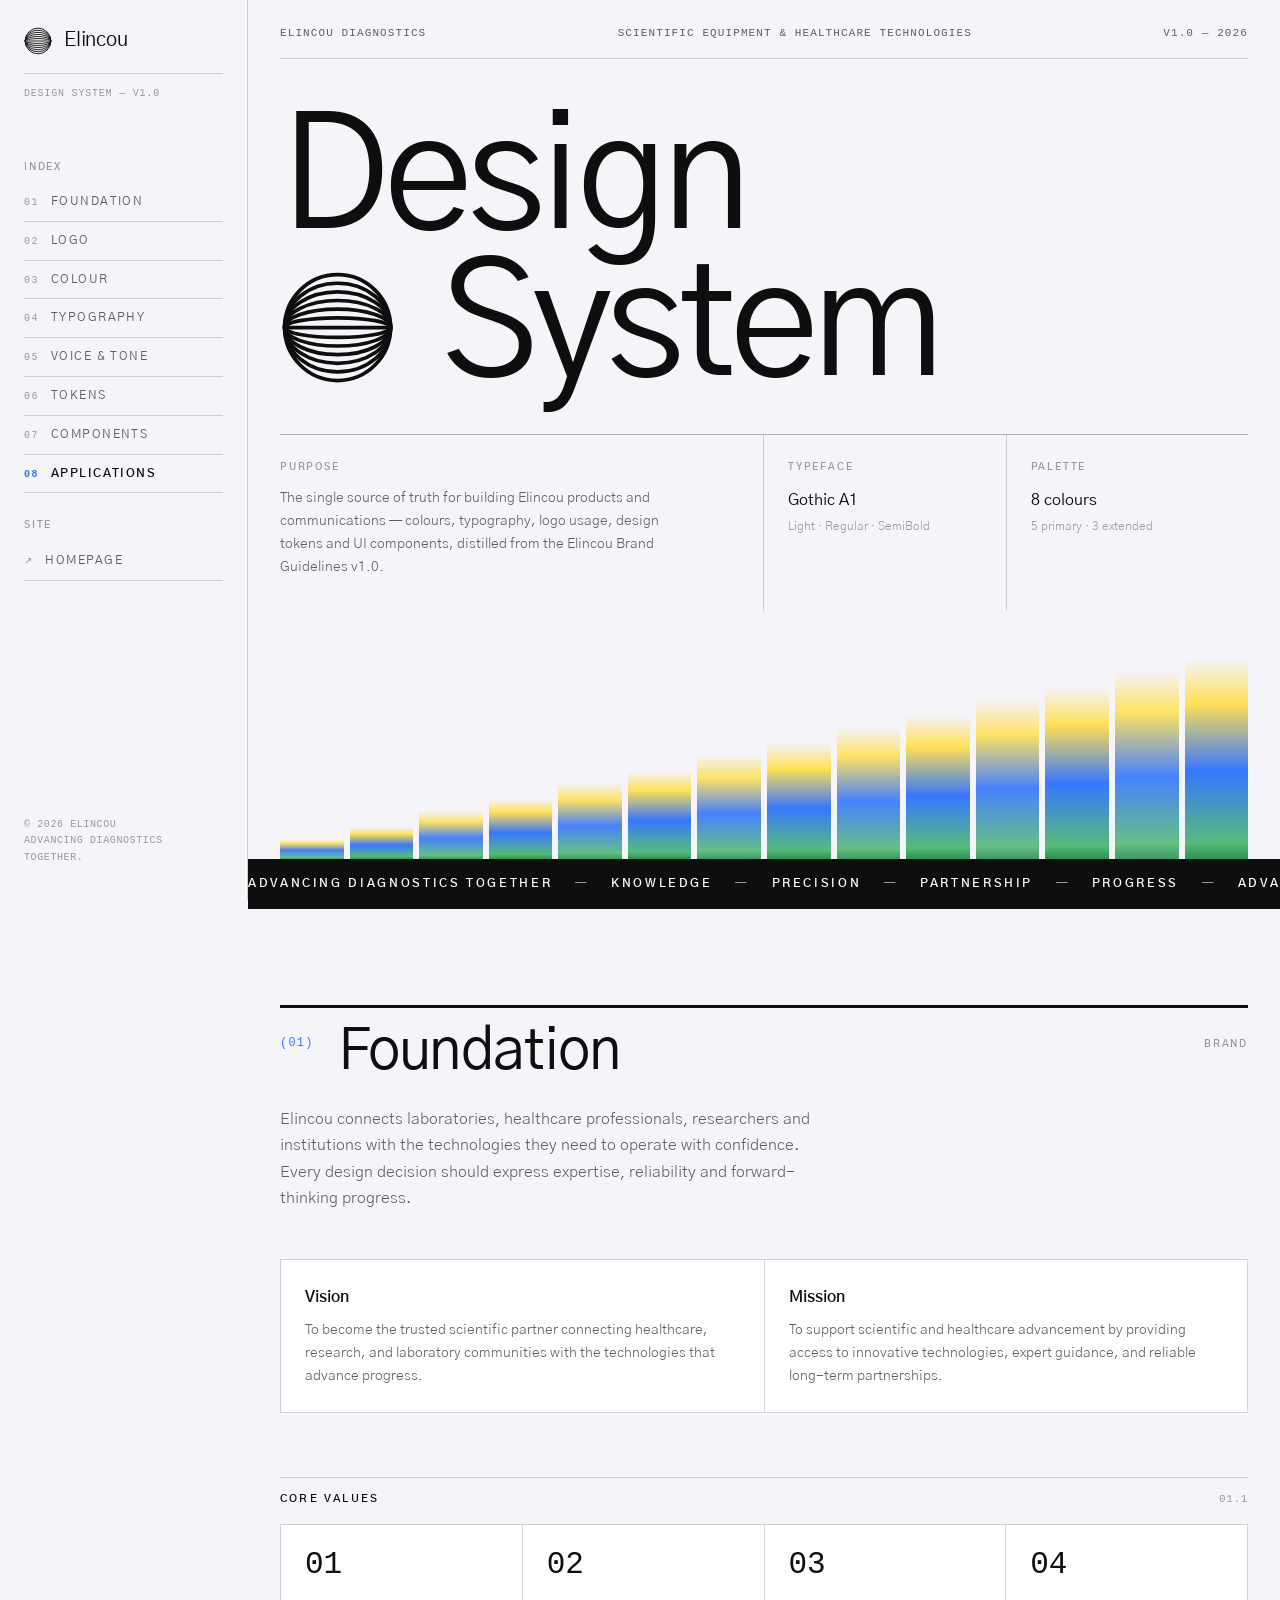
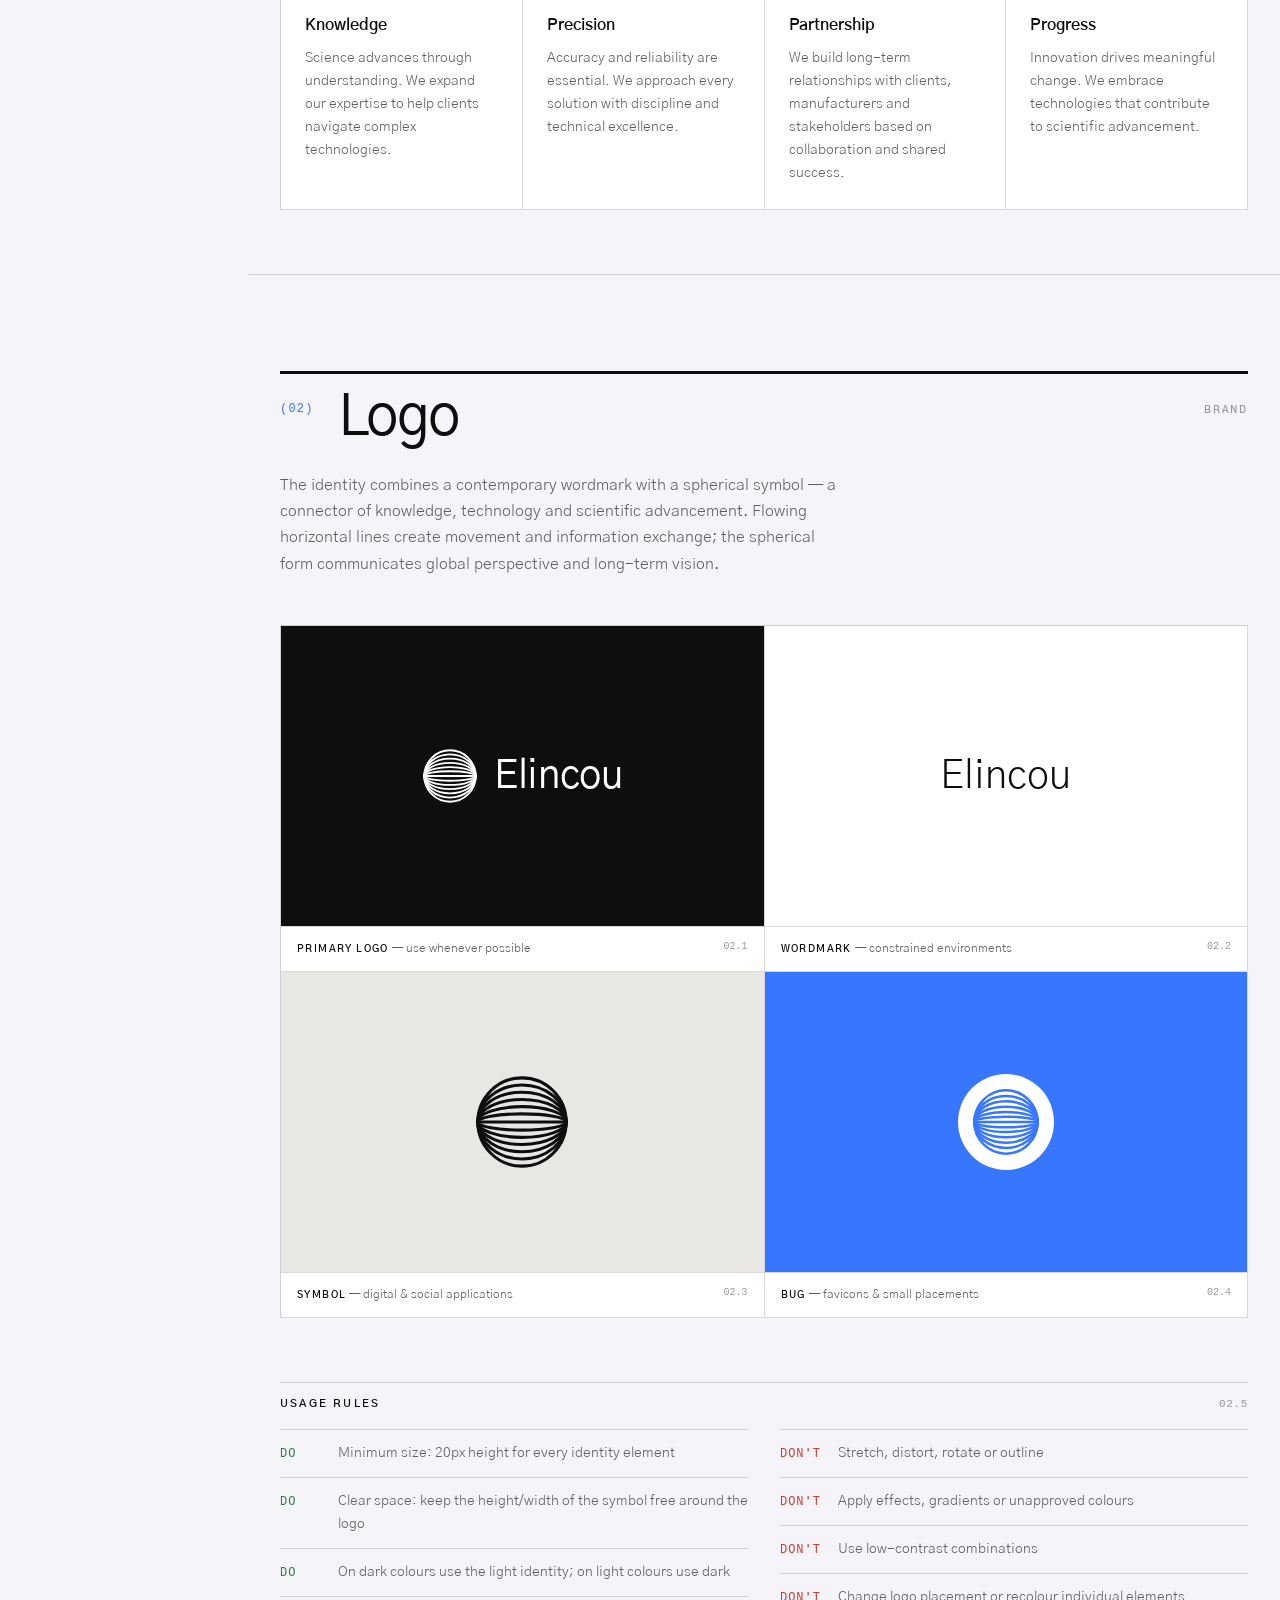
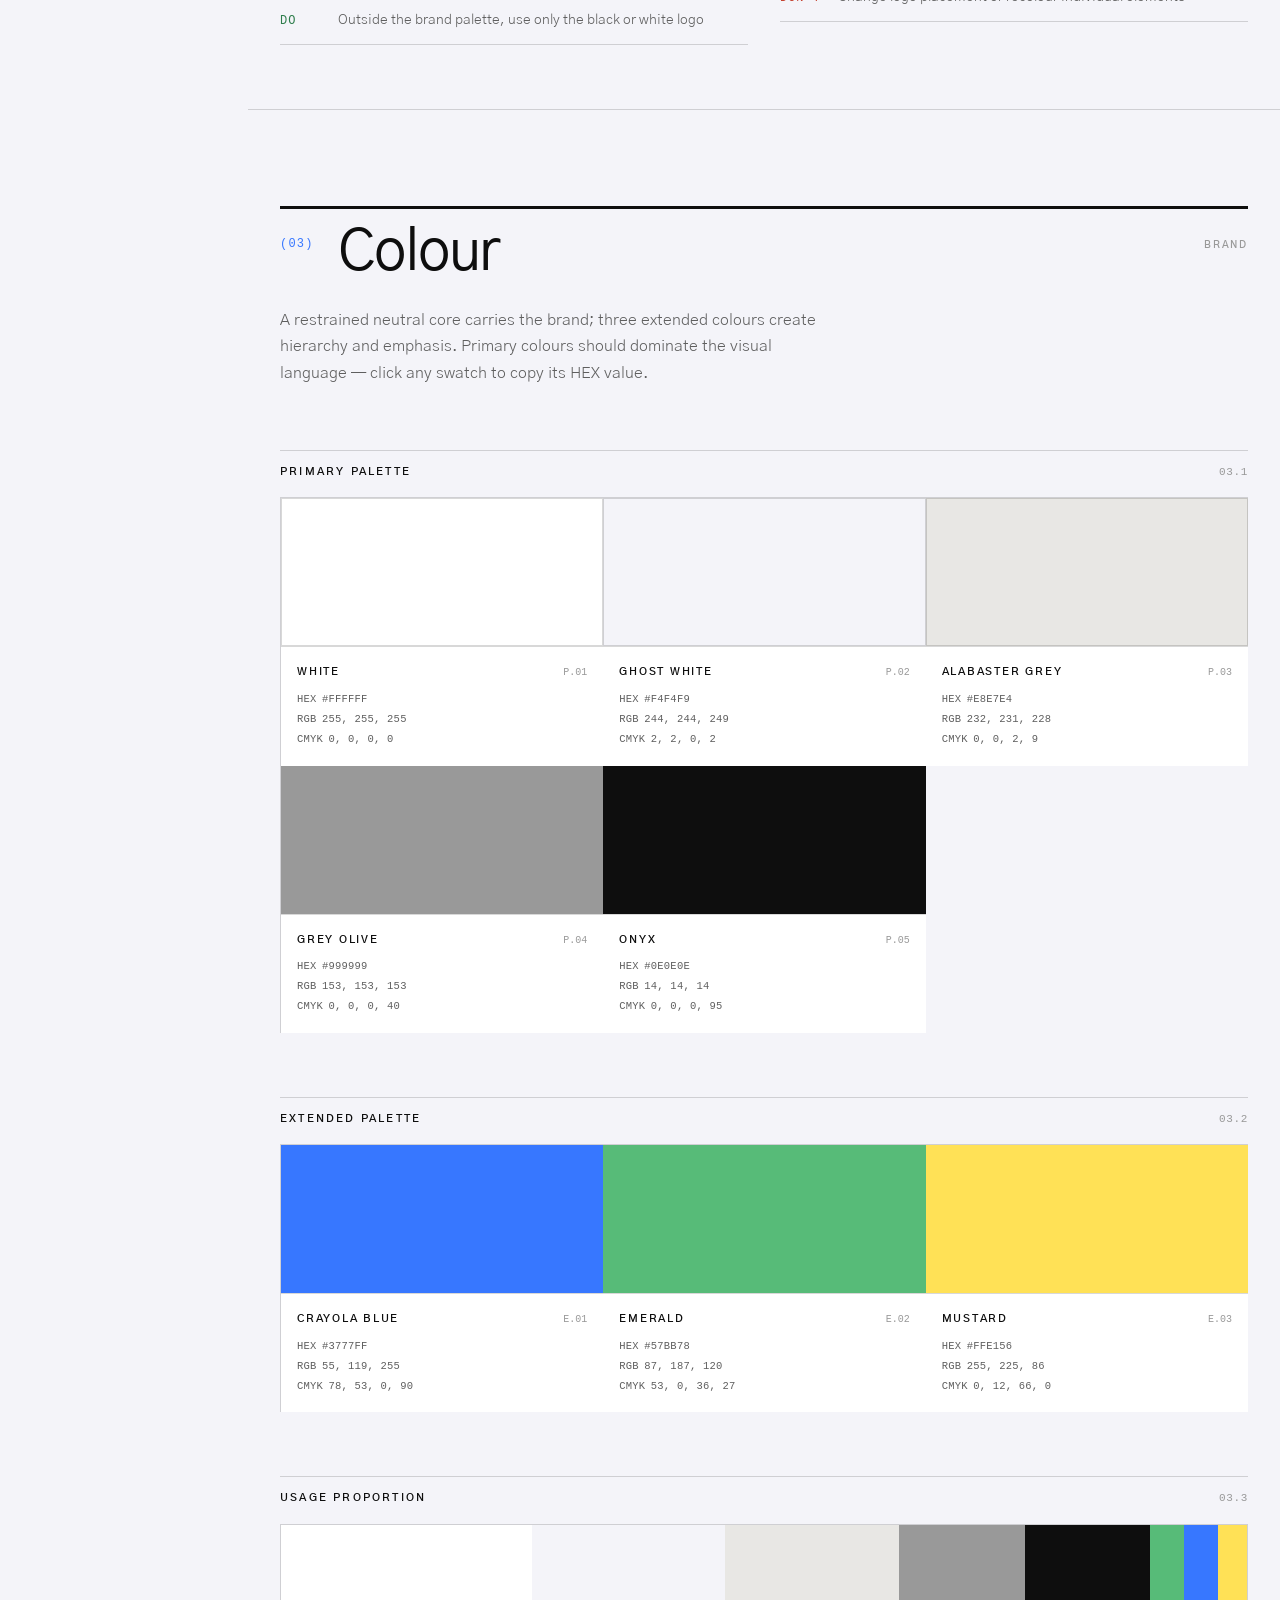
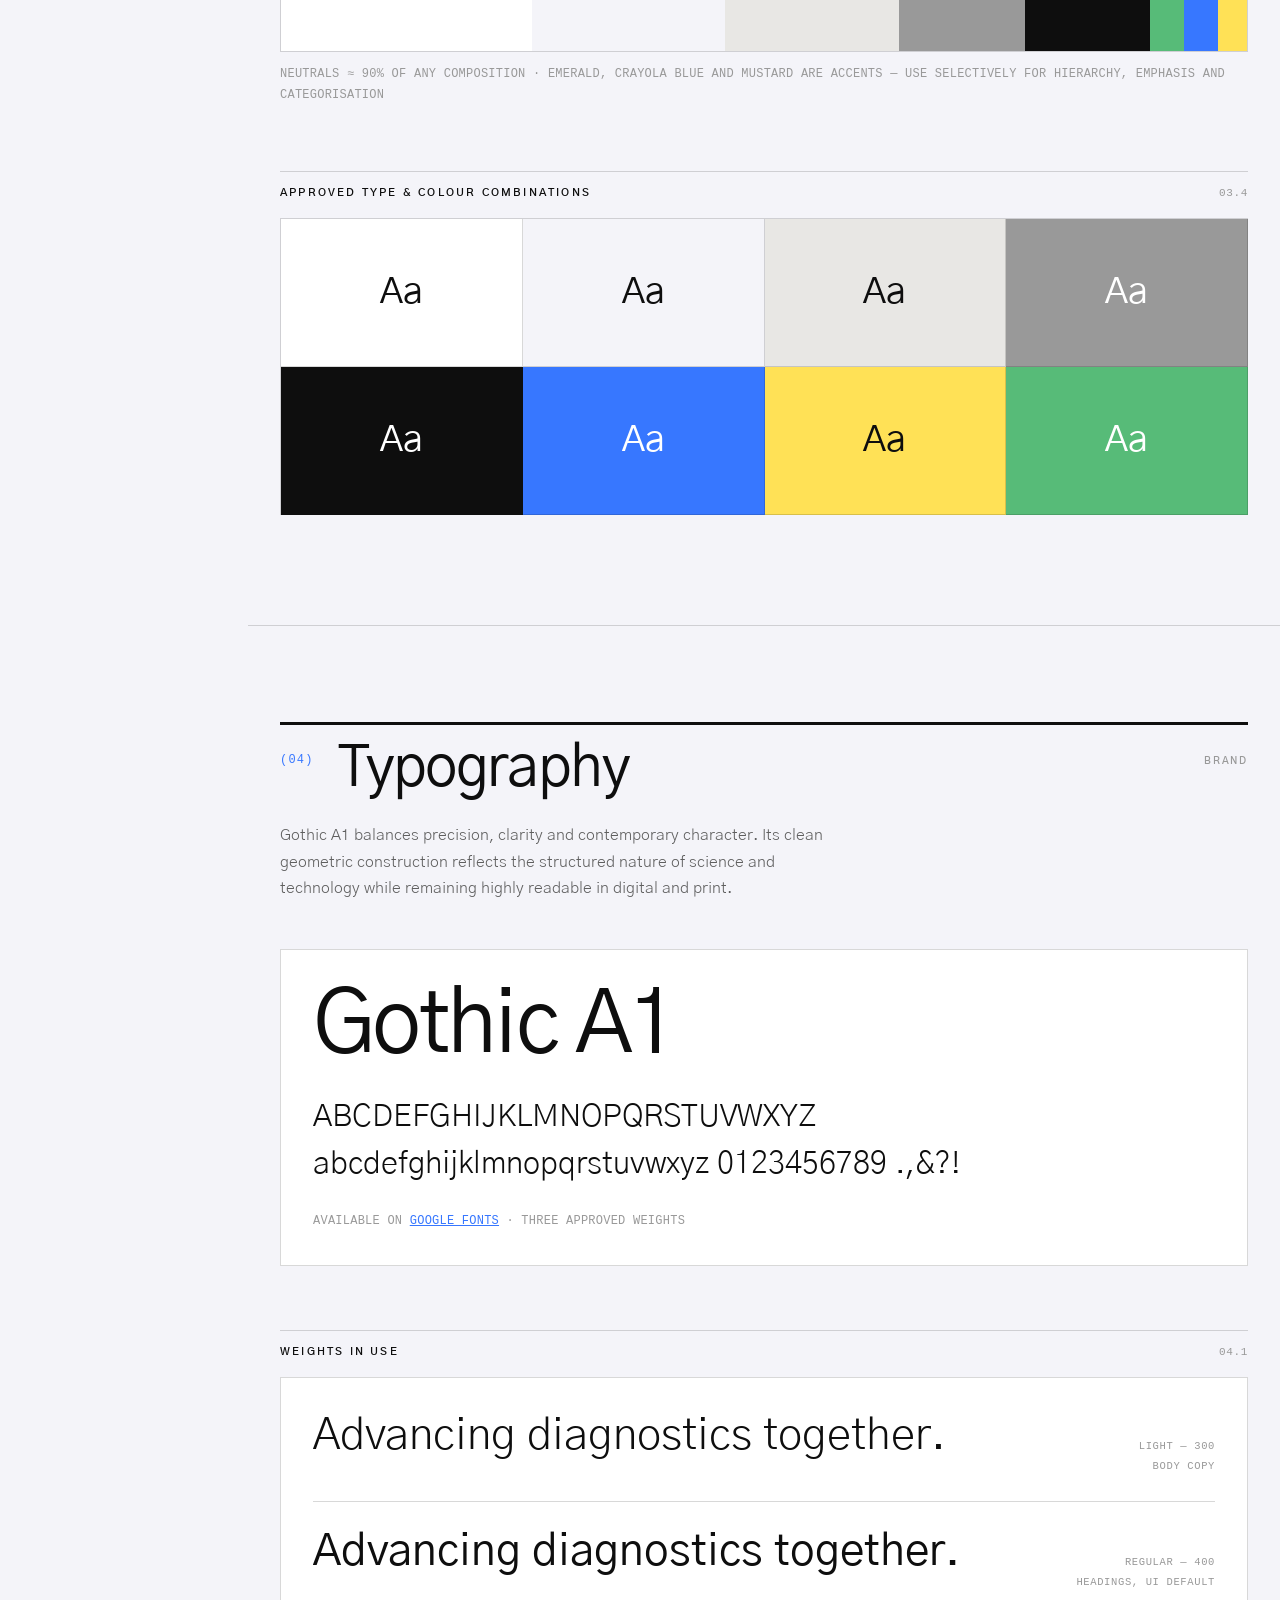
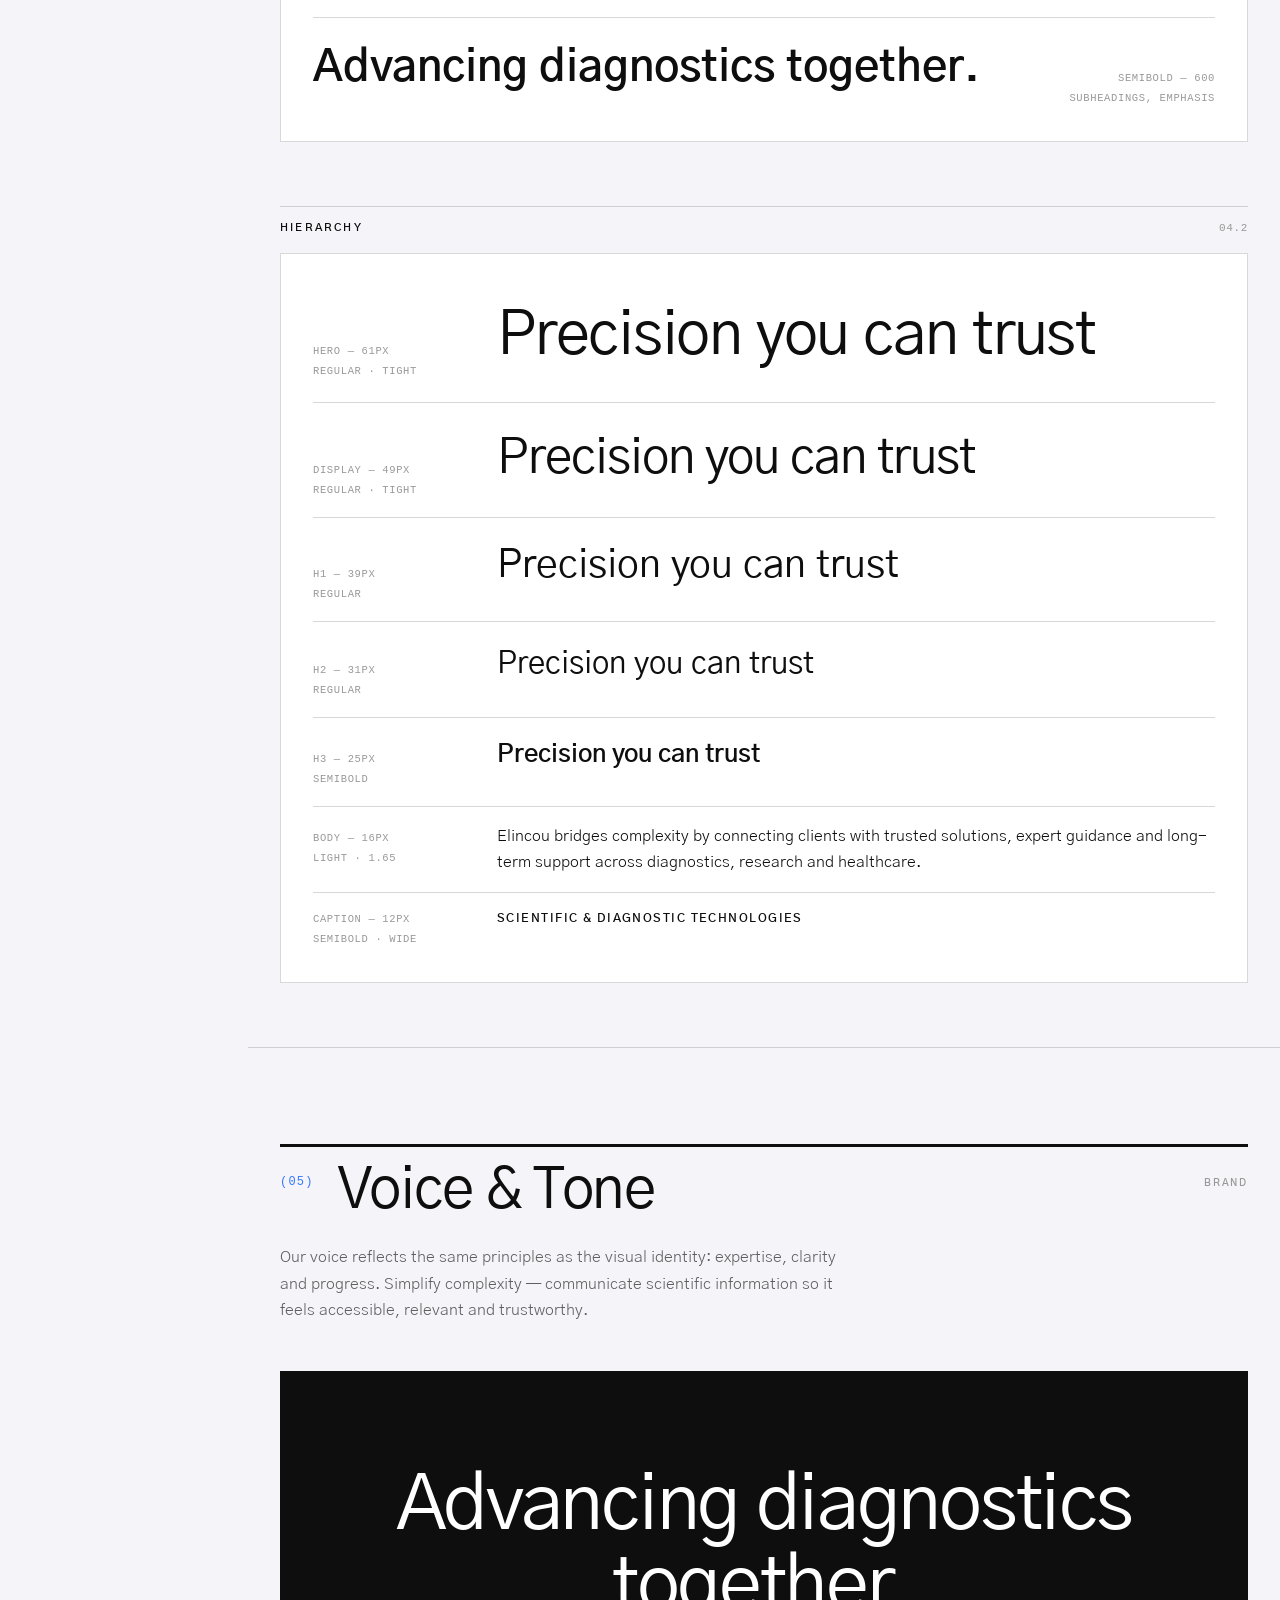
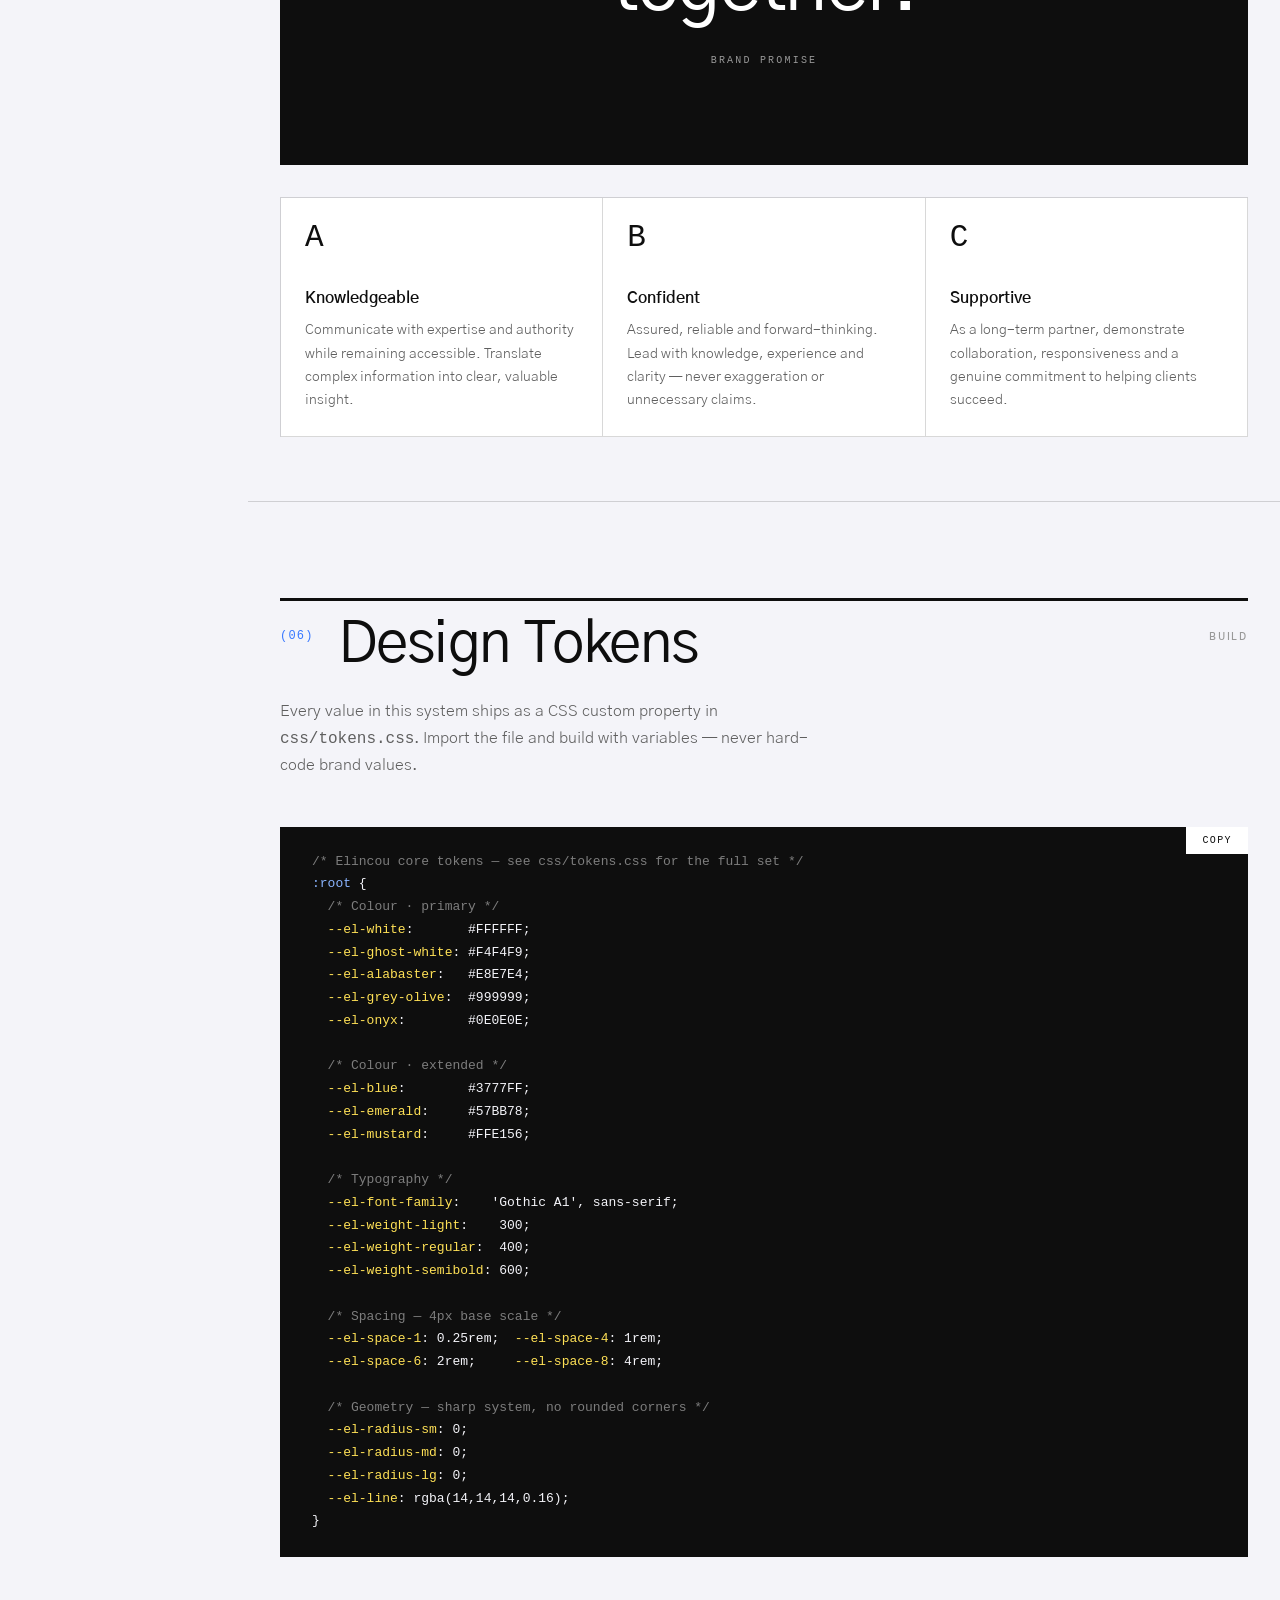
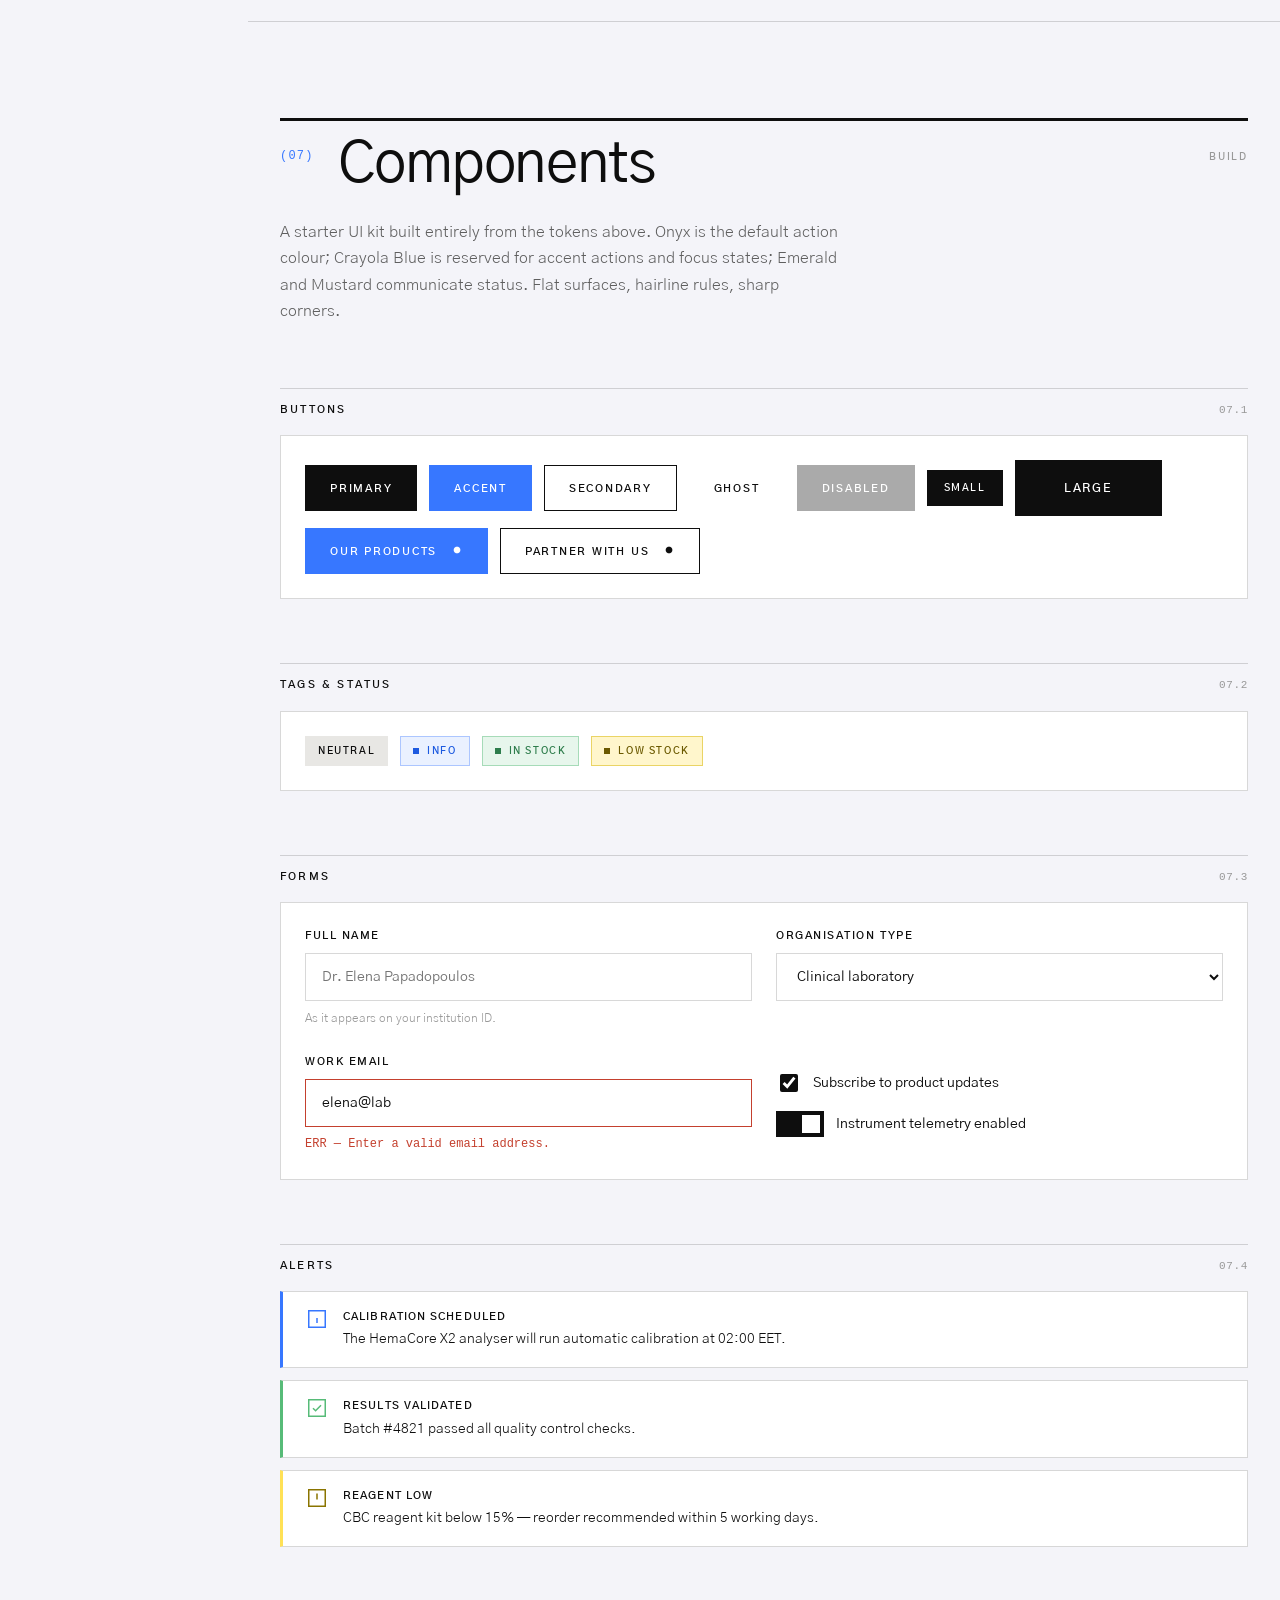
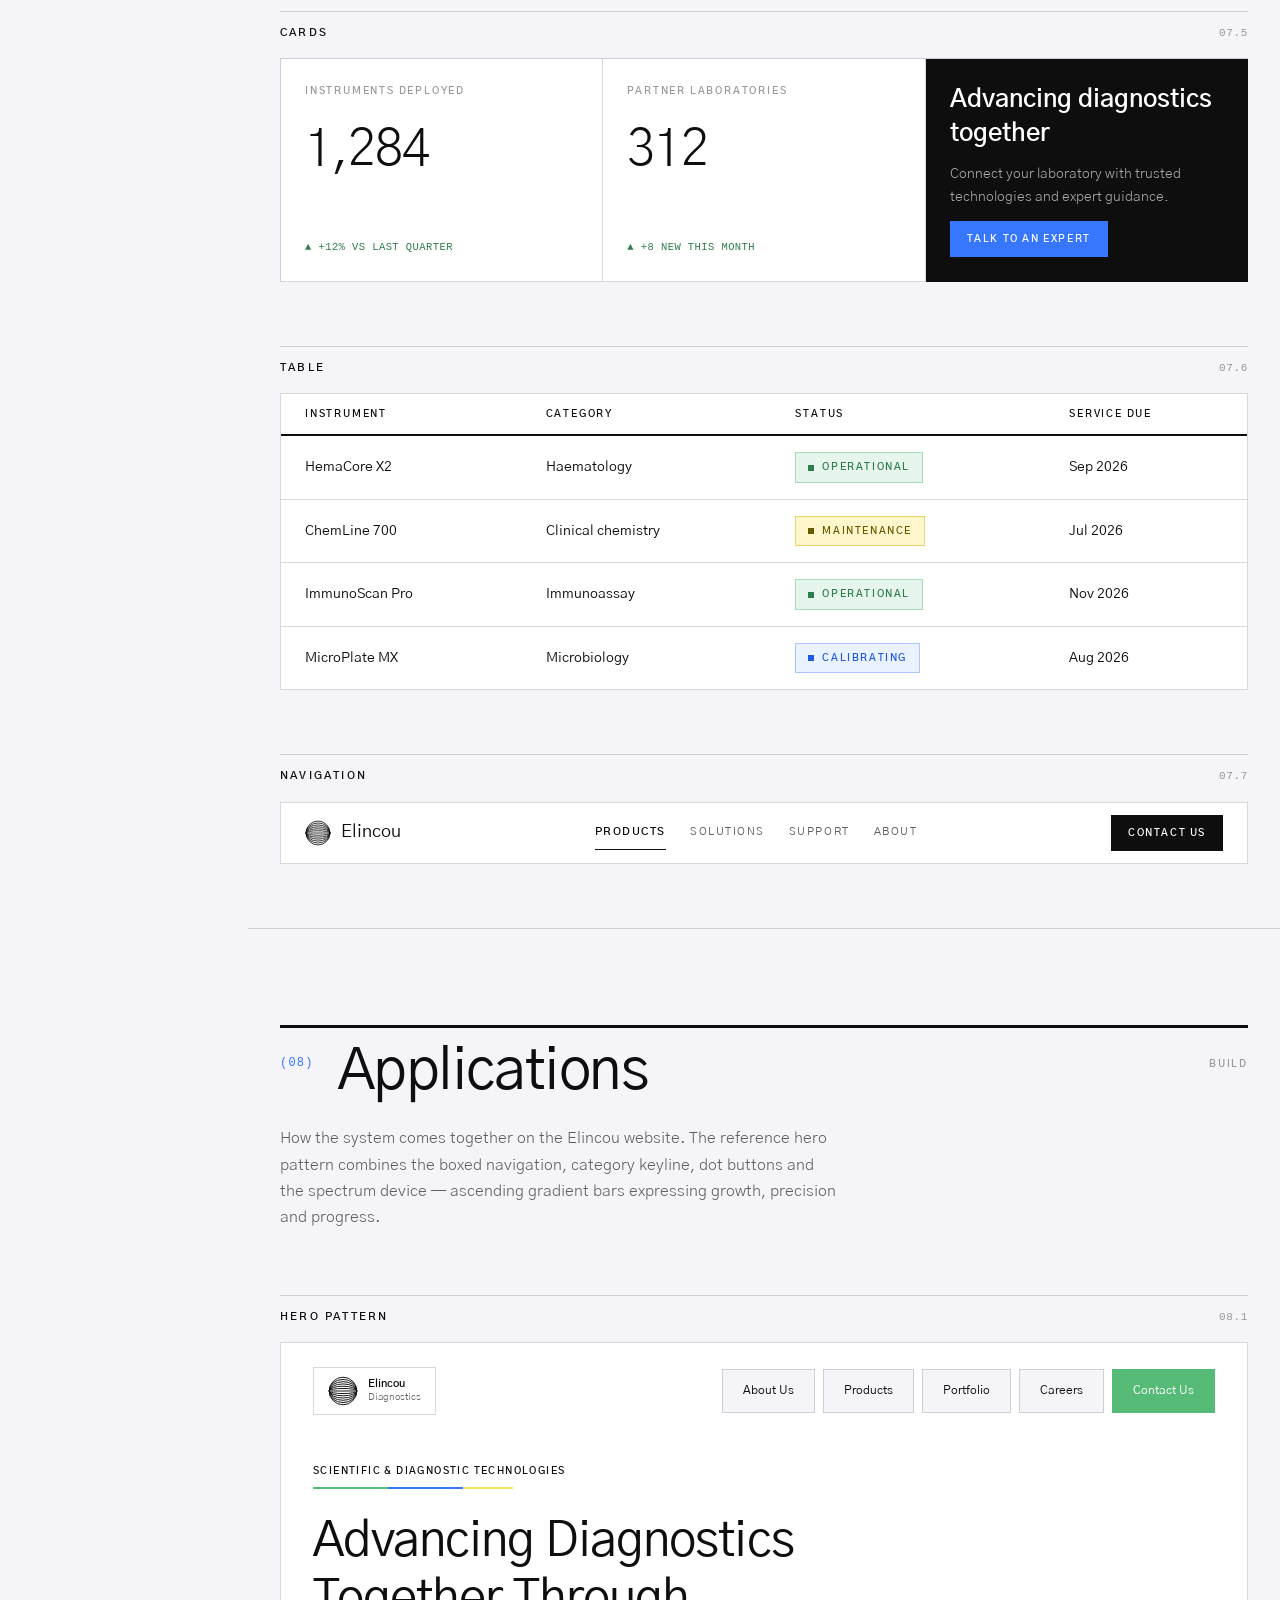
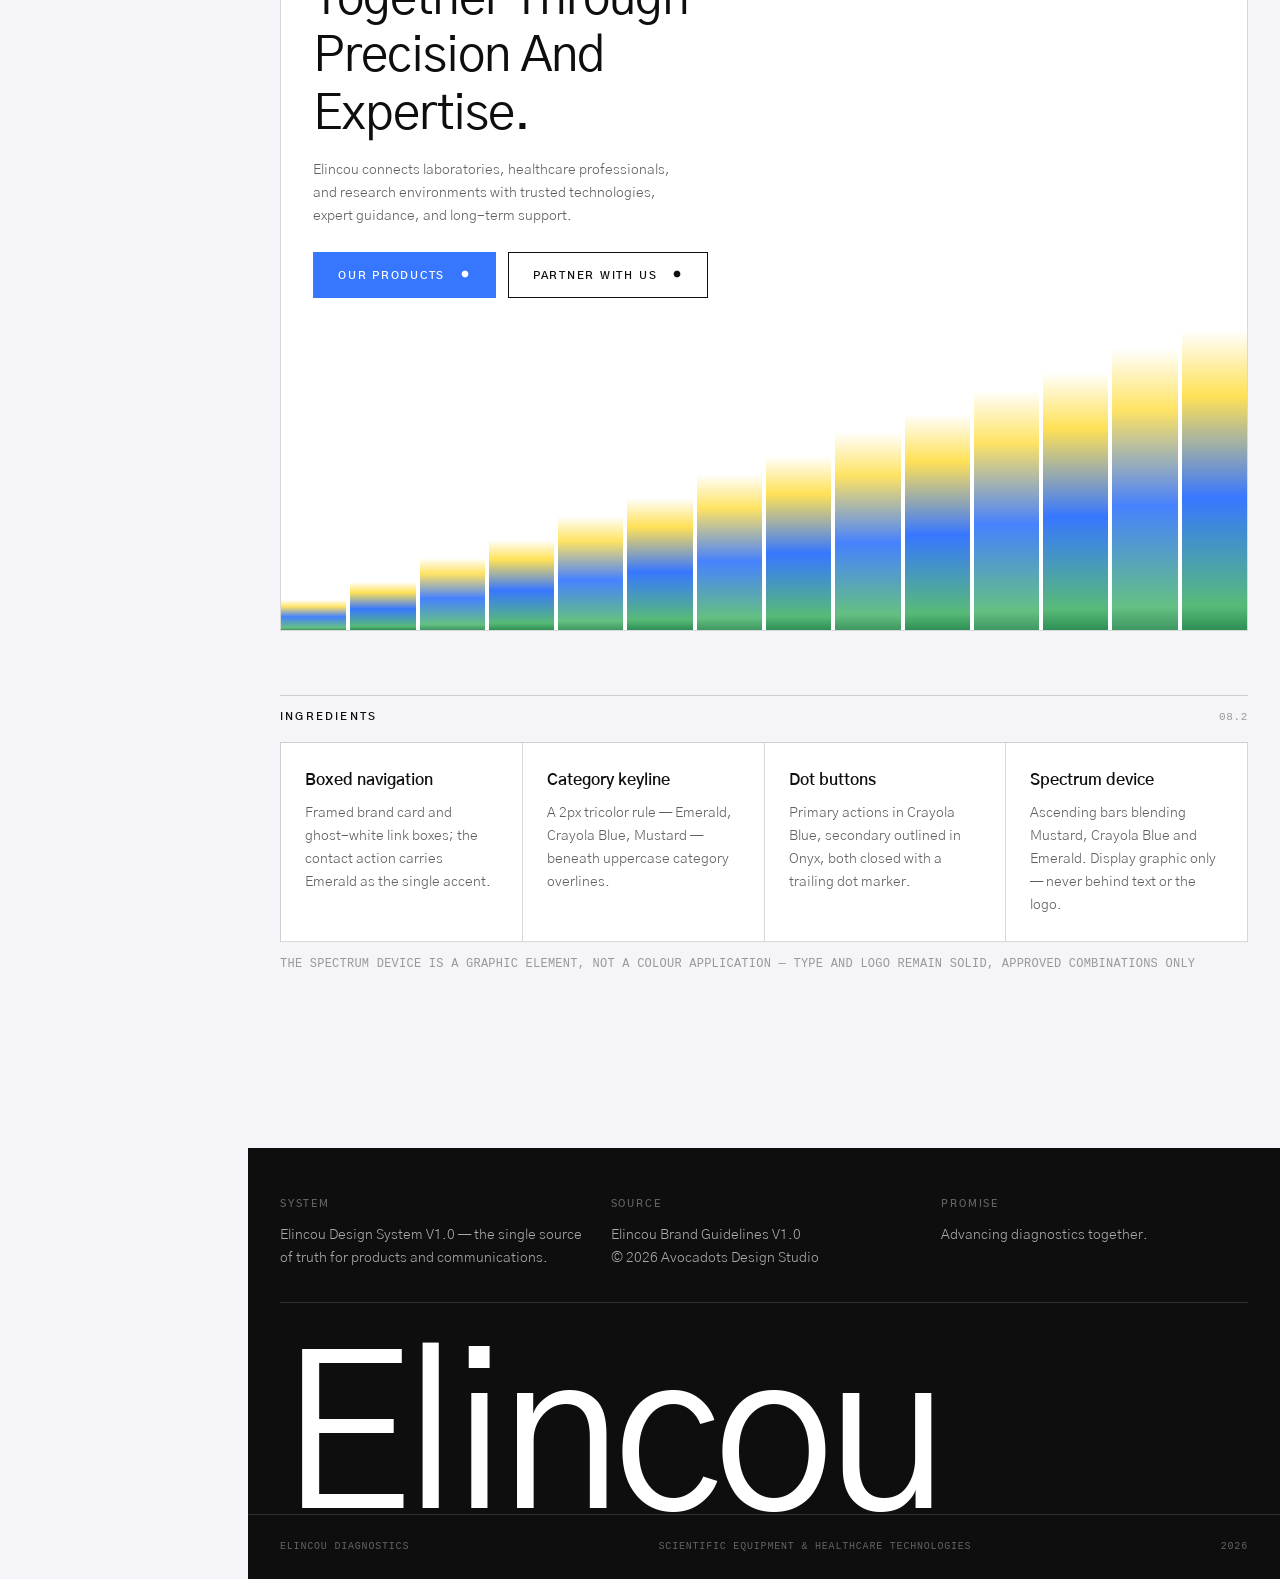
<file: design-system.html>
<!DOCTYPE html>
<html lang="en">
<head>
<meta charset="UTF-8">
<meta name="viewport" content="width=device-width, initial-scale=1.0">
<title>Elincou Design System</title>
<meta name="description" content="The Elincou Diagnostics design system — colours, typography, logo, tokens and components. Advancing diagnostics together.">
<link rel="canonical" href="https://maxcon14.github.io/Elincou/design-system.html">
<meta name="theme-color" content="#0E0E0E">
<!-- Open Graph -->
<meta property="og:type" content="website">
<meta property="og:site_name" content="Elincou Diagnostics">
<meta property="og:title" content="Elincou Design System">
<meta property="og:description" content="Colours, typography, logo, tokens and components — the Elincou Diagnostics design system.">
<meta property="og:url" content="https://maxcon14.github.io/Elincou/design-system.html">
<meta property="og:image" content="https://maxcon14.github.io/Elincou/assets/og-image.png">
<meta property="og:image:width" content="1200">
<meta property="og:image:height" content="630">
<meta property="og:image:alt" content="Elincou — Advancing diagnostics together">
<!-- Twitter -->
<meta name="twitter:card" content="summary_large_image">
<meta name="twitter:title" content="Elincou Design System">
<meta name="twitter:description" content="Colours, typography, logo, tokens and components — the Elincou Diagnostics design system.">
<meta name="twitter:image" content="https://maxcon14.github.io/Elincou/assets/og-image.png">
<link rel="icon" href='data:image/svg+xml,<svg xmlns="http://www.w3.org/2000/svg" viewBox="0 0 100 100"><rect width="100" height="100" fill="%230E0E0E"/><g fill="none" stroke="white" stroke-width="3"><circle cx="50" cy="50" r="34"/><ellipse cx="50" cy="50" rx="34" ry="27"/><ellipse cx="50" cy="50" rx="34" ry="20"/><ellipse cx="50" cy="50" rx="34" ry="13"/><ellipse cx="50" cy="50" rx="34" ry="6"/></g></svg>'>
<link rel="preconnect" href="https://fonts.googleapis.com">
<link rel="preconnect" href="https://fonts.gstatic.com" crossorigin>
<link href="https://fonts.googleapis.com/css2?family=Gothic+A1:wght@300;400;600&display=swap" rel="stylesheet">
<link rel="stylesheet" href="css/tokens.css?v=20">
<link rel="stylesheet" href="css/styles.css?v=20">
</head>
<body>

<!-- Shared logo symbol -->
<svg width="0" height="0" style="position:absolute" aria-hidden="true">
  <defs>
    <g id="el-symbol-art" fill="none" stroke="currentColor" stroke-width="3.2">
      <circle cx="50" cy="50" r="46"/>
      <ellipse cx="50" cy="50" rx="46" ry="38.5"/>
      <ellipse cx="50" cy="50" rx="46" ry="31"/>
      <ellipse cx="50" cy="50" rx="46" ry="23.5"/>
      <ellipse cx="50" cy="50" rx="46" ry="16"/>
      <ellipse cx="50" cy="50" rx="46" ry="8.5"/>
      <line x1="4" y1="50" x2="96" y2="50"/>
    </g>
    <symbol id="el-symbol" viewBox="0 0 100 100"><use href="#el-symbol-art"/></symbol>
    <symbol id="el-bug" viewBox="0 0 100 100">
      <circle cx="50" cy="50" r="50" fill="currentColor" stroke="none"/>
      <g fill="none" stroke="var(--el-bug-line, #fff)" stroke-width="2.6">
        <circle cx="50" cy="50" r="33"/>
        <ellipse cx="50" cy="50" rx="33" ry="27"/>
        <ellipse cx="50" cy="50" rx="33" ry="21.5"/>
        <ellipse cx="50" cy="50" rx="33" ry="16"/>
        <ellipse cx="50" cy="50" rx="33" ry="10.5"/>
        <ellipse cx="50" cy="50" rx="33" ry="5.5"/>
        <line x1="17" y1="50" x2="83" y2="50"/>
      </g>
    </symbol>
  </defs>
</svg>

<div class="el-shell">

  <!-- ============ SIDEBAR ============ -->
  <aside class="el-sidebar">
    <a class="el-sidebar__brand" href="#top">
      <svg><use href="#el-symbol"/></svg>
      <span class="el-sidebar__brand-name">Elincou</span>
    </a>
    <p class="el-sidebar__meta">Design System — V1.0</p>

    <nav class="el-nav" aria-label="Design system sections">
      <span class="el-nav__group">Index</span>
      <a class="el-nav__link" href="#foundation"><span class="n">01</span> Foundation</a>
      <a class="el-nav__link" href="#logo"><span class="n">02</span> Logo</a>
      <a class="el-nav__link" href="#colour"><span class="n">03</span> Colour</a>
      <a class="el-nav__link" href="#typography"><span class="n">04</span> Typography</a>
      <a class="el-nav__link" href="#voice"><span class="n">05</span> Voice &amp; Tone</a>
      <a class="el-nav__link" href="#tokens"><span class="n">06</span> Tokens</a>
      <a class="el-nav__link" href="#components"><span class="n">07</span> Components</a>
      <a class="el-nav__link" href="#applications"><span class="n">08</span> Applications</a>
      <span class="el-nav__group">Site</span>
      <a class="el-nav__link" href="index.html"><span class="n">↗</span> Homepage</a>
    </nav>

    <p class="el-sidebar__foot">© 2026 Elincou<br>Advancing diagnostics together.</p>
  </aside>

  <!-- ============ MAIN ============ -->
  <main class="el-main" id="top">

    <!-- HERO -->
    <header class="el-hero">
      <div class="el-container">
        <div class="el-hero__topline">
          <span>Elincou Diagnostics</span>
          <span>Scientific Equipment &amp; Healthcare Technologies</span>
          <span>V1.0 — 2026</span>
        </div>
        <h1 class="el-hero__title">
          <span class="row">Design</span>
          <span class="row"><svg aria-hidden="true"><use href="#el-symbol"/></svg>&nbsp;System</span>
        </h1>
        <div class="el-hero__meta">
          <div>
            <span class="el-meta-label">Purpose</span>
            <p>The single source of truth for building Elincou products and communications — colours, typography, logo usage, design tokens and UI components, distilled from the Elincou Brand Guidelines v1.0.</p>
          </div>
          <div>
            <span class="el-meta-label">Typeface</span>
            <span class="el-meta-value">Gothic A1<small>Light · Regular · SemiBold</small></span>
          </div>
          <div>
            <span class="el-meta-label">Palette</span>
            <span class="el-meta-value">8 colours<small>5 primary · 3 extended</small></span>
          </div>
        </div>
        <div class="el-spectrum el-hero__spectrum" aria-hidden="true">
          <i style="height:10%"></i><i style="height:16%"></i>
          <i style="height:24%"></i><i style="height:30%"></i>
          <i style="height:38%"></i><i style="height:44%"></i>
          <i style="height:52%"></i><i style="height:58%"></i>
          <i style="height:66%"></i><i style="height:72%"></i>
          <i style="height:80%"></i><i style="height:86%"></i>
          <i style="height:94%"></i><i style="height:100%"></i>
        </div>
      </div>
    </header>

    <!-- MARQUEE -->
    <div class="el-marquee" aria-hidden="true">
      <div class="el-marquee__track">
        <span>Advancing diagnostics together</span><span>Knowledge</span><span>Precision</span><span>Partnership</span><span>Progress</span>
        <span>Advancing diagnostics together</span><span>Knowledge</span><span>Precision</span><span>Partnership</span><span>Progress</span>
      </div>
    </div>

    <!-- FOUNDATION -->
    <section class="el-section" id="foundation">
      <div class="el-container">
        <div class="el-sec-head">
          <span class="el-sec-num">(01)</span>
          <h2>Foundation</h2>
          <span class="el-sec-tag">Brand</span>
        </div>
        <p class="el-section-intro">Elincou connects laboratories, healthcare professionals, researchers and institutions with the technologies they need to operate with confidence. Every design decision should express expertise, reliability and forward-thinking progress.</p>

        <div class="el-grid el-grid--2">
          <div class="el-cell">
            <h4>Vision</h4>
            <p>To become the trusted scientific partner connecting healthcare, research, and laboratory communities with the technologies that advance progress.</p>
          </div>
          <div class="el-cell">
            <h4>Mission</h4>
            <p>To support scientific and healthcare advancement by providing access to innovative technologies, expert guidance, and reliable long-term partnerships.</p>
          </div>
        </div>

        <h3 class="el-h3">Core values <span class="el-h3__index">01.1</span></h3>
        <div class="el-grid el-grid--4">
          <div class="el-cell el-cell--value">
            <span class="el-value-index">01</span>
            <h4>Knowledge</h4>
            <p>Science advances through understanding. We expand our expertise to help clients navigate complex technologies.</p>
          </div>
          <div class="el-cell el-cell--value">
            <span class="el-value-index">02</span>
            <h4>Precision</h4>
            <p>Accuracy and reliability are essential. We approach every solution with discipline and technical excellence.</p>
          </div>
          <div class="el-cell el-cell--value">
            <span class="el-value-index">03</span>
            <h4>Partnership</h4>
            <p>We build long-term relationships with clients, manufacturers and stakeholders based on collaboration and shared success.</p>
          </div>
          <div class="el-cell el-cell--value">
            <span class="el-value-index">04</span>
            <h4>Progress</h4>
            <p>Innovation drives meaningful change. We embrace technologies that contribute to scientific advancement.</p>
          </div>
        </div>
      </div>
    </section>

    <!-- LOGO -->
    <section class="el-section" id="logo">
      <div class="el-container">
        <div class="el-sec-head">
          <span class="el-sec-num">(02)</span>
          <h2>Logo</h2>
          <span class="el-sec-tag">Brand</span>
        </div>
        <p class="el-section-intro">The identity combines a contemporary wordmark with a spherical symbol — a connector of knowledge, technology and scientific advancement. Flowing horizontal lines create movement and information exchange; the spherical form communicates global perspective and long-term vision.</p>

        <div class="el-grid el-grid--2">
          <div>
            <div class="el-logo-tile el-logo-tile--dark">
              <div class="el-logo-lockup">
                <svg><use href="#el-symbol"/></svg>
                <span class="el-wordmark">Elincou</span>
              </div>
            </div>
            <p class="el-logo-caption"><span><strong>Primary logo</strong> — use whenever possible</span><span class="el-idx">02.1</span></p>
          </div>
          <div>
            <div class="el-logo-tile el-logo-tile--light">
              <span class="el-wordmark" style="font-size:2.5rem">Elincou</span>
            </div>
            <p class="el-logo-caption"><span><strong>Wordmark</strong> — constrained environments</span><span class="el-idx">02.2</span></p>
          </div>
          <div>
            <div class="el-logo-tile el-logo-tile--grey">
              <svg style="width:96px;height:96px"><use href="#el-symbol"/></svg>
            </div>
            <p class="el-logo-caption"><span><strong>Symbol</strong> — digital &amp; social applications</span><span class="el-idx">02.3</span></p>
          </div>
          <div>
            <div class="el-logo-tile el-logo-tile--blue">
              <svg style="width:96px;height:96px;color:#fff;--el-bug-line:#3777FF"><use href="#el-bug"/></svg>
            </div>
            <p class="el-logo-caption"><span><strong>Bug</strong> — favicons &amp; small placements</span><span class="el-idx">02.4</span></p>
          </div>
        </div>

        <h3 class="el-h3">Usage rules <span class="el-h3__index">02.5</span></h3>
        <div style="display:grid;grid-template-columns:1fr 1fr;gap:var(--el-space-6)" class="el-rules-cols">
          <ul class="el-rule-list">
            <li><span class="ok">DO</span> Minimum size: 20px height for every identity element</li>
            <li><span class="ok">DO</span> Clear space: keep the height/width of the symbol free around the logo</li>
            <li><span class="ok">DO</span> On dark colours use the light identity; on light colours use dark</li>
            <li><span class="ok">DO</span> Outside the brand palette, use only the black or white logo</li>
          </ul>
          <ul class="el-rule-list">
            <li><span class="no">DON'T</span> Stretch, distort, rotate or outline</li>
            <li><span class="no">DON'T</span> Apply effects, gradients or unapproved colours</li>
            <li><span class="no">DON'T</span> Use low-contrast combinations</li>
            <li><span class="no">DON'T</span> Change logo placement or recolour individual elements</li>
          </ul>
        </div>
      </div>
    </section>

    <!-- COLOUR -->
    <section class="el-section" id="colour">
      <div class="el-container">
        <div class="el-sec-head">
          <span class="el-sec-num">(03)</span>
          <h2>Colour</h2>
          <span class="el-sec-tag">Brand</span>
        </div>
        <p class="el-section-intro">A restrained neutral core carries the brand; three extended colours create hierarchy and emphasis. Primary colours should dominate the visual language — click any swatch to copy its HEX value.</p>

        <h3 class="el-h3">Primary palette <span class="el-h3__index">03.1</span></h3>
        <div class="el-grid el-grid--3" id="palette-primary"></div>

        <h3 class="el-h3">Extended palette <span class="el-h3__index">03.2</span></h3>
        <div class="el-grid el-grid--3" id="palette-extended"></div>

        <h3 class="el-h3">Usage proportion <span class="el-h3__index">03.3</span></h3>
        <div class="el-proportion" role="img" aria-label="Colour usage proportion bar: white and light neutrals dominate, accents used sparingly">
          <span style="background:#FFFFFF;width:26%"></span>
          <span style="background:#F4F4F9;width:20%"></span>
          <span style="background:#E8E7E4;width:18%"></span>
          <span style="background:#999999;width:13%"></span>
          <span style="background:#0E0E0E;width:13%"></span>
          <span style="background:#57BB78;width:3.5%"></span>
          <span style="background:#3777FF;width:3.5%"></span>
          <span style="background:#FFE156;width:3%"></span>
        </div>
        <p class="el-note" style="margin-top:var(--el-space-3)">NEUTRALS ≈ 90% OF ANY COMPOSITION · EMERALD, CRAYOLA BLUE AND MUSTARD ARE ACCENTS — USE SELECTIVELY FOR HIERARCHY, EMPHASIS AND CATEGORISATION</p>

        <h3 class="el-h3">Approved type &amp; colour combinations <span class="el-h3__index">03.4</span></h3>
        <div class="el-grid el-grid--4">
          <div class="el-combo" style="background:#FFFFFF;color:#0E0E0E">Aa</div>
          <div class="el-combo" style="background:#F4F4F9;color:#0E0E0E">Aa</div>
          <div class="el-combo" style="background:#E8E7E4;color:#0E0E0E">Aa</div>
          <div class="el-combo" style="background:#999999;color:#FFFFFF">Aa</div>
          <div class="el-combo" style="background:#0E0E0E;color:#FFFFFF">Aa</div>
          <div class="el-combo" style="background:#3777FF;color:#FFFFFF">Aa</div>
          <div class="el-combo" style="background:#FFE156;color:#0E0E0E">Aa</div>
          <div class="el-combo" style="background:#57BB78;color:#FFFFFF">Aa</div>
        </div>
        <p class="el-note" style="margin-top:var(--el-space-3)">USE ONLY APPROVED COMBINATIONS · NEVER USE GRADIENTS, MULTIPLE TEXT COLOURS AT ONCE, OR LOW-CONTRAST PAIRINGS</p>
      </div>
    </section>

    <!-- TYPOGRAPHY -->
    <section class="el-section" id="typography">
      <div class="el-container">
        <div class="el-sec-head">
          <span class="el-sec-num">(04)</span>
          <h2>Typography</h2>
          <span class="el-sec-tag">Brand</span>
        </div>
        <p class="el-section-intro">Gothic A1 balances precision, clarity and contemporary character. Its clean geometric construction reflects the structured nature of science and technology while remaining highly readable in digital and print.</p>

        <div class="el-specimen">
          <p style="font-size:clamp(3rem,7vw,5.5rem);font-weight:400;margin:0 0 var(--el-space-5);letter-spacing:-0.03em;line-height:1">Gothic A1</p>
          <p class="el-specimen__glyphs" style="font-weight:300">ABCDEFGHIJKLMNOPQRSTUVWXYZ<br>abcdefghijklmnopqrstuvwxyz 0123456789 .,&amp;?!</p>
          <p class="el-note" style="margin:var(--el-space-5) 0 0">AVAILABLE ON <a href="https://fonts.google.com/specimen/Gothic+A1" target="_blank" rel="noopener" style="color:var(--el-accent)">GOOGLE FONTS</a> · THREE APPROVED WEIGHTS</p>
        </div>

        <h3 class="el-h3">Weights in use <span class="el-h3__index">04.1</span></h3>
        <div class="el-specimen">
          <div class="el-weight-row">
            <p class="el-weight-row__sample" style="font-weight:300">Advancing diagnostics together.</p>
            <div class="el-weight-row__meta">Light — 300<br>Body copy</div>
          </div>
          <div class="el-weight-row">
            <p class="el-weight-row__sample" style="font-weight:400">Advancing diagnostics together.</p>
            <div class="el-weight-row__meta">Regular — 400<br>Headings, UI default</div>
          </div>
          <div class="el-weight-row">
            <p class="el-weight-row__sample" style="font-weight:600">Advancing diagnostics together.</p>
            <div class="el-weight-row__meta">SemiBold — 600<br>Subheadings, emphasis</div>
          </div>
        </div>

        <h3 class="el-h3">Hierarchy <span class="el-h3__index">04.2</span></h3>
        <div class="el-specimen">
          <div class="el-type-row">
            <div class="el-type-row__meta">Hero — 61px<br>Regular · tight</div>
            <p class="el-type-row__sample" style="font-size:var(--el-text-5xl);font-weight:400;letter-spacing:var(--el-tracking-tight)">Precision you can trust</p>
          </div>
          <div class="el-type-row">
            <div class="el-type-row__meta">Display — 49px<br>Regular · tight</div>
            <p class="el-type-row__sample" style="font-size:var(--el-text-4xl);font-weight:400;letter-spacing:var(--el-tracking-tight)">Precision you can trust</p>
          </div>
          <div class="el-type-row">
            <div class="el-type-row__meta">H1 — 39px<br>Regular</div>
            <p class="el-type-row__sample" style="font-size:var(--el-text-3xl);font-weight:400">Precision you can trust</p>
          </div>
          <div class="el-type-row">
            <div class="el-type-row__meta">H2 — 31px<br>Regular</div>
            <p class="el-type-row__sample" style="font-size:var(--el-text-2xl);font-weight:400">Precision you can trust</p>
          </div>
          <div class="el-type-row">
            <div class="el-type-row__meta">H3 — 25px<br>SemiBold</div>
            <p class="el-type-row__sample" style="font-size:var(--el-text-xl);font-weight:600">Precision you can trust</p>
          </div>
          <div class="el-type-row">
            <div class="el-type-row__meta">Body — 16px<br>Light · 1.65</div>
            <p class="el-type-row__sample" style="font-weight:300;white-space:normal">Elincou bridges complexity by connecting clients with trusted solutions, expert guidance and long-term support across diagnostics, research and healthcare.</p>
          </div>
          <div class="el-type-row">
            <div class="el-type-row__meta">Caption — 12px<br>SemiBold · wide</div>
            <p class="el-type-row__sample" style="font-size:var(--el-text-xs);font-weight:600;letter-spacing:var(--el-tracking-wide);text-transform:uppercase">Scientific &amp; diagnostic technologies</p>
          </div>
        </div>
      </div>
    </section>

    <!-- VOICE -->
    <section class="el-section" id="voice">
      <div class="el-container">
        <div class="el-sec-head">
          <span class="el-sec-num">(05)</span>
          <h2>Voice &amp; Tone</h2>
          <span class="el-sec-tag">Brand</span>
        </div>
        <p class="el-section-intro">Our voice reflects the same principles as the visual identity: expertise, clarity and progress. Simplify complexity — communicate scientific information so it feels accessible, relevant and trustworthy.</p>

        <div class="el-voice-quote">
          <p>Advancing diagnostics together.</p>
          <small>Brand promise</small>
        </div>

        <div class="el-grid el-grid--3" style="margin-top:var(--el-space-6)">
          <div class="el-cell el-cell--value">
            <span class="el-value-index">A</span>
            <h4>Knowledgeable</h4>
            <p>Communicate with expertise and authority while remaining accessible. Translate complex information into clear, valuable insight.</p>
          </div>
          <div class="el-cell el-cell--value">
            <span class="el-value-index">B</span>
            <h4>Confident</h4>
            <p>Assured, reliable and forward-thinking. Lead with knowledge, experience and clarity — never exaggeration or unnecessary claims.</p>
          </div>
          <div class="el-cell el-cell--value">
            <span class="el-value-index">C</span>
            <h4>Supportive</h4>
            <p>As a long-term partner, demonstrate collaboration, responsiveness and a genuine commitment to helping clients succeed.</p>
          </div>
        </div>
      </div>
    </section>

    <!-- TOKENS -->
    <section class="el-section" id="tokens">
      <div class="el-container">
        <div class="el-sec-head">
          <span class="el-sec-num">(06)</span>
          <h2>Design Tokens</h2>
          <span class="el-sec-tag">Build</span>
        </div>
        <p class="el-section-intro">Every value in this system ships as a CSS custom property in <code class="el-mono">css/tokens.css</code>. Import the file and build with variables — never hard-code brand values.</p>

        <div class="el-code">
          <button class="el-copy-btn" data-copy-target="token-snippet">Copy</button>
          <pre id="token-snippet"><span class="tok-c">/* Elincou core tokens — see css/tokens.css for the full set */</span>
<span class="tok-p">:root</span> {
  <span class="tok-c">/* Colour · primary */</span>
  <span class="tok-v">--el-white</span>:       #FFFFFF;
  <span class="tok-v">--el-ghost-white</span>: #F4F4F9;
  <span class="tok-v">--el-alabaster</span>:   #E8E7E4;
  <span class="tok-v">--el-grey-olive</span>:  #999999;
  <span class="tok-v">--el-onyx</span>:        #0E0E0E;

  <span class="tok-c">/* Colour · extended */</span>
  <span class="tok-v">--el-blue</span>:        #3777FF;
  <span class="tok-v">--el-emerald</span>:     #57BB78;
  <span class="tok-v">--el-mustard</span>:     #FFE156;

  <span class="tok-c">/* Typography */</span>
  <span class="tok-v">--el-font-family</span>:    'Gothic A1', sans-serif;
  <span class="tok-v">--el-weight-light</span>:    300;
  <span class="tok-v">--el-weight-regular</span>:  400;
  <span class="tok-v">--el-weight-semibold</span>: 600;

  <span class="tok-c">/* Spacing — 4px base scale */</span>
  <span class="tok-v">--el-space-1</span>: 0.25rem;  <span class="tok-v">--el-space-4</span>: 1rem;
  <span class="tok-v">--el-space-6</span>: 2rem;     <span class="tok-v">--el-space-8</span>: 4rem;

  <span class="tok-c">/* Geometry — sharp system, no rounded corners */</span>
  <span class="tok-v">--el-radius-sm</span>: 0;
  <span class="tok-v">--el-radius-md</span>: 0;
  <span class="tok-v">--el-radius-lg</span>: 0;
  <span class="tok-v">--el-line</span>: rgba(14,14,14,0.16);
}</pre>
        </div>
      </div>
    </section>

    <!-- COMPONENTS -->
    <section class="el-section" id="components">
      <div class="el-container">
        <div class="el-sec-head">
          <span class="el-sec-num">(07)</span>
          <h2>Components</h2>
          <span class="el-sec-tag">Build</span>
        </div>
        <p class="el-section-intro">A starter UI kit built entirely from the tokens above. Onyx is the default action colour; Crayola Blue is reserved for accent actions and focus states; Emerald and Mustard communicate status. Flat surfaces, hairline rules, sharp corners.</p>

        <h3 class="el-h3">Buttons <span class="el-h3__index">07.1</span></h3>
        <div class="el-card" style="display:flex;flex-wrap:wrap;gap:var(--el-space-3);align-items:center">
          <button class="el-btn el-btn--primary">Primary</button>
          <button class="el-btn el-btn--accent">Accent</button>
          <button class="el-btn el-btn--secondary">Secondary</button>
          <button class="el-btn el-btn--ghost">Ghost</button>
          <button class="el-btn el-btn--primary" disabled>Disabled</button>
          <button class="el-btn el-btn--primary el-btn--sm">Small</button>
          <button class="el-btn el-btn--primary el-btn--lg">Large</button>
          <button class="el-btn el-btn--accent">Our Products <span class="el-dot" aria-hidden="true">●</span></button>
          <button class="el-btn el-btn--secondary">Partner With Us <span class="el-dot" aria-hidden="true">●</span></button>
        </div>

        <h3 class="el-h3">Tags &amp; status <span class="el-h3__index">07.2</span></h3>
        <div class="el-card" style="display:flex;flex-wrap:wrap;gap:var(--el-space-3);align-items:center">
          <span class="el-tag el-tag--neutral">Neutral</span>
          <span class="el-tag el-tag--info el-tag--dot">Info</span>
          <span class="el-tag el-tag--success el-tag--dot">In stock</span>
          <span class="el-tag el-tag--warning el-tag--dot">Low stock</span>
        </div>

        <h3 class="el-h3">Forms <span class="el-h3__index">07.3</span></h3>
        <div class="el-card">
          <div style="display:grid;grid-template-columns:1fr 1fr;gap:var(--el-space-5)" class="el-form-grid">
            <div class="el-field">
              <label class="el-label" for="demo-name">Full name</label>
              <input class="el-input" id="demo-name" type="text" placeholder="Dr. Elena Papadopoulos">
              <span class="el-hint">As it appears on your institution ID.</span>
            </div>
            <div class="el-field">
              <label class="el-label" for="demo-org">Organisation type</label>
              <select class="el-select" id="demo-org">
                <option>Clinical laboratory</option>
                <option>Hospital / healthcare provider</option>
                <option>Research institution</option>
              </select>
            </div>
            <div class="el-field">
              <label class="el-label" for="demo-email">Work email</label>
              <input class="el-input el-input--error" id="demo-email" type="email" value="elena@lab" aria-invalid="true" aria-describedby="demo-email-error">
              <span class="el-error-text" id="demo-email-error">ERR — Enter a valid email address.</span>
            </div>
            <div class="el-field" style="justify-content:center;gap:var(--el-space-4)">
              <label class="el-check"><input type="checkbox" checked> Subscribe to product updates</label>
              <label class="el-toggle">
                <input type="checkbox" checked>
                <span class="el-toggle__track"></span>
                Instrument telemetry enabled
              </label>
            </div>
          </div>
        </div>

        <h3 class="el-h3">Alerts <span class="el-h3__index">07.4</span></h3>
        <div style="display:grid;gap:var(--el-space-3)">
          <div class="el-alert el-alert--info">
            <svg class="el-alert__icon" viewBox="0 0 20 20" fill="none"><rect x="1.75" y="1.75" width="16.5" height="16.5" stroke="#3777FF" stroke-width="1.5"/><path d="M10 9v5M10 6v.1" stroke="#3777FF" stroke-width="1.5"/></svg>
            <div><strong>Calibration scheduled</strong> The HemaCore X2 analyser will run automatic calibration at 02:00 EET.</div>
          </div>
          <div class="el-alert el-alert--success">
            <svg class="el-alert__icon" viewBox="0 0 20 20" fill="none"><rect x="1.75" y="1.75" width="16.5" height="16.5" stroke="#57BB78" stroke-width="1.5"/><path d="m6 10.2 2.6 2.6 5.4-5.6" stroke="#57BB78" stroke-width="1.5"/></svg>
            <div><strong>Results validated</strong> Batch #4821 passed all quality control checks.</div>
          </div>
          <div class="el-alert el-alert--warning">
            <svg class="el-alert__icon" viewBox="0 0 20 20" fill="none"><rect x="1.75" y="1.75" width="16.5" height="16.5" stroke="#8a7400" stroke-width="1.5"/><path d="M10 5.5v6M10 14.5v.1" stroke="#8a7400" stroke-width="1.5"/></svg>
            <div><strong>Reagent low</strong> CBC reagent kit below 15% — reorder recommended within 5 working days.</div>
          </div>
        </div>

        <h3 class="el-h3">Cards <span class="el-h3__index">07.5</span></h3>
        <div class="el-grid el-grid--3">
          <div class="el-stat-cell">
            <p class="el-stat-cell__label">Instruments deployed</p>
            <p class="el-stat-cell__value">1,284</p>
            <span class="el-stat-cell__delta el-stat-cell__delta--up">▲ +12% VS LAST QUARTER</span>
          </div>
          <div class="el-stat-cell">
            <p class="el-stat-cell__label">Partner laboratories</p>
            <p class="el-stat-cell__value">312</p>
            <span class="el-stat-cell__delta el-stat-cell__delta--up">▲ +8 NEW THIS MONTH</span>
          </div>
          <div class="el-feature-cell">
            <h4>Advancing diagnostics together</h4>
            <p>Connect your laboratory with trusted technologies and expert guidance.</p>
            <a href="#" class="el-btn el-btn--accent el-btn--sm">Talk to an expert</a>
          </div>
        </div>

        <h3 class="el-h3">Table <span class="el-h3__index">07.6</span></h3>
        <div class="el-table-wrap">
          <table class="el-table">
            <thead>
              <tr><th>Instrument</th><th>Category</th><th>Status</th><th>Service due</th></tr>
            </thead>
            <tbody>
              <tr><td>HemaCore X2</td><td>Haematology</td><td><span class="el-tag el-tag--success el-tag--dot">Operational</span></td><td>Sep 2026</td></tr>
              <tr><td>ChemLine 700</td><td>Clinical chemistry</td><td><span class="el-tag el-tag--warning el-tag--dot">Maintenance</span></td><td>Jul 2026</td></tr>
              <tr><td>ImmunoScan Pro</td><td>Immunoassay</td><td><span class="el-tag el-tag--success el-tag--dot">Operational</span></td><td>Nov 2026</td></tr>
              <tr><td>MicroPlate MX</td><td>Microbiology</td><td><span class="el-tag el-tag--info el-tag--dot">Calibrating</span></td><td>Aug 2026</td></tr>
            </tbody>
          </table>
        </div>

        <h3 class="el-h3">Navigation <span class="el-h3__index">07.7</span></h3>
        <div class="el-demo-nav">
          <span class="el-demo-nav__brand">
            <svg><use href="#el-symbol"/></svg>
            Elincou
          </span>
          <nav class="el-demo-nav__links" aria-label="Demo navigation">
            <a href="#" class="is-active">Products</a>
            <a href="#">Solutions</a>
            <a href="#">Support</a>
            <a href="#">About</a>
          </nav>
          <button class="el-btn el-btn--primary el-btn--sm">Contact us</button>
        </div>
      </div>
    </section>

    <!-- APPLICATIONS -->
    <section class="el-section" id="applications">
      <div class="el-container">
        <div class="el-sec-head">
          <span class="el-sec-num">(08)</span>
          <h2>Applications</h2>
          <span class="el-sec-tag">Build</span>
        </div>
        <p class="el-section-intro">How the system comes together on the Elincou website. The reference hero pattern combines the boxed navigation, category keyline, dot buttons and the spectrum device — ascending gradient bars expressing growth, precision and progress.</p>

        <h3 class="el-h3">Hero pattern <span class="el-h3__index">08.1</span></h3>
        <div class="el-app-frame">
          <div class="el-app-hero">
            <div class="el-appnav">
              <span class="el-appnav__brand">
                <svg><use href="#el-symbol"/></svg>
                <span class="el-appnav__brand-name">Elincou<small>Diagnostics</small></span>
              </span>
              <nav class="el-appnav__links" aria-label="Application demo navigation">
                <a href="#applications">About Us</a>
                <a href="#applications">Products</a>
                <a href="#applications">Portfolio</a>
                <a href="#applications">Careers</a>
                <a href="#applications" class="el-appnav__cta">Contact Us</a>
              </nav>
            </div>

            <p class="el-app-hero__overline">Scientific &amp; Diagnostic Technologies</p>
            <span class="el-keyline" aria-hidden="true"><i></i><i></i><i></i></span>

            <h4 class="el-app-hero__title">Advancing Diagnostics Together Through Precision And Expertise.</h4>
            <p class="el-app-hero__body">Elincou connects laboratories, healthcare professionals, and research environments with trusted technologies, expert guidance, and long-term support.</p>

            <div class="el-app-hero__actions">
              <a href="#applications" class="el-btn el-btn--accent">Our Products <span class="el-dot" aria-hidden="true">●</span></a>
              <a href="#applications" class="el-btn el-btn--secondary">Partner With Us <span class="el-dot" aria-hidden="true">●</span></a>
            </div>

            <div class="el-spectrum el-app-hero__spectrum" aria-hidden="true">
              <i style="height:10%"></i><i style="height:16%"></i>
              <i style="height:24%"></i><i style="height:30%"></i>
              <i style="height:38%"></i><i style="height:44%"></i>
              <i style="height:52%"></i><i style="height:58%"></i>
              <i style="height:66%"></i><i style="height:72%"></i>
              <i style="height:80%"></i><i style="height:86%"></i>
              <i style="height:94%"></i><i style="height:100%"></i>
            </div>
          </div>
        </div>

        <h3 class="el-h3">Ingredients <span class="el-h3__index">08.2</span></h3>
        <div class="el-grid el-grid--4">
          <div class="el-cell">
            <h4>Boxed navigation</h4>
            <p>Framed brand card and ghost-white link boxes; the contact action carries Emerald as the single accent.</p>
          </div>
          <div class="el-cell">
            <h4>Category keyline</h4>
            <p>A 2px tricolor rule — Emerald, Crayola Blue, Mustard — beneath uppercase category overlines.</p>
          </div>
          <div class="el-cell">
            <h4>Dot buttons</h4>
            <p>Primary actions in Crayola Blue, secondary outlined in Onyx, both closed with a trailing dot marker.</p>
          </div>
          <div class="el-cell">
            <h4>Spectrum device</h4>
            <p>Ascending bars blending Mustard, Crayola Blue and Emerald. Display graphic only — never behind text or the logo.</p>
          </div>
        </div>
        <p class="el-note" style="margin-top:var(--el-space-3)">THE SPECTRUM DEVICE IS A GRAPHIC ELEMENT, NOT A COLOUR APPLICATION — TYPE AND LOGO REMAIN SOLID, APPROVED COMBINATIONS ONLY</p>
      </div>
    </section>

    <!-- FOOTER -->
    <footer class="el-footer">
      <div class="el-container">
        <div class="el-footer__meta">
          <div>
            <span class="el-meta-label">System</span>
            <p>Elincou Design System V1.0 — the single source of truth for products and communications.</p>
          </div>
          <div>
            <span class="el-meta-label">Source</span>
            <p>Elincou Brand Guidelines V1.0<br>© 2026 Avocadots Design Studio</p>
          </div>
          <div>
            <span class="el-meta-label">Promise</span>
            <p>Advancing diagnostics together.</p>
          </div>
        </div>
        <span class="el-footer__wordmark" aria-hidden="true">Elincou</span>
      </div>
      <div style="border-top:1px solid rgba(255,255,255,0.14)">
        <div class="el-container">
          <div class="el-footer__bottom">
            <span>Elincou Diagnostics</span>
            <span>Scientific Equipment &amp; Healthcare Technologies</span>
            <span>2026</span>
          </div>
        </div>
      </div>
    </footer>

  </main>
</div>

<div class="el-toast" id="toast" role="status" aria-live="polite"></div>

<script src="js/main.js?v=20"></script>
</body>
</html>
</file>
<file: css/tokens.css>
/* ==========================================================================
   Elincou Design Tokens — v1.0
   Source: Elincou Brand Guidelines v1.0 (Avocadots Design Studio, 2026)
   ========================================================================== */

:root {
  /* ------ Colour · Primary palette ------ */
  --el-white:          #FFFFFF;  /* White        · RGB 255,255,255 · CMYK 0,0,0,0   */
  --el-ghost-white:    #F4F4F9;  /* Ghost White  · RGB 244,244,249 · CMYK 2,2,0,2   */
  --el-alabaster:      #E8E7E4;  /* Alabaster Grey · RGB 232,231,228 · CMYK 0,0,2,9 */
  --el-grey-olive:     #999999;  /* Grey Olive   · RGB 153,153,153 · CMYK 0,0,0,40  */
  --el-onyx:           #0E0E0E;  /* Onyx         · RGB 14,14,14    · CMYK 0,0,0,95  */

  /* ------ Colour · Extended palette ------ */
  --el-blue:           #3777FF;  /* Crayola Blue · RGB 55,119,255  · CMYK 78,53,0,90 */
  --el-emerald:        #57BB78;  /* Emerald      · RGB 87,187,120  · CMYK 53,0,36,27 */
  --el-mustard:        #FFE156;  /* Mustard      · RGB 255,225,86  · CMYK 0,12,66,0  */

  /* ------ Colour · Semantic aliases ------ */
  --el-bg:             var(--el-ghost-white);
  --el-surface:        var(--el-white);
  --el-surface-alt:    var(--el-alabaster);
  --el-text:           var(--el-onyx);
  --el-text-muted:     #5F5F5F;   /* Onyx tint — meets AA on light surfaces */
  --el-text-subtle:    var(--el-grey-olive);
  --el-border:         var(--el-alabaster);
  --el-border-strong:  #D2D1CD;
  --el-action:         var(--el-onyx);
  --el-accent:         var(--el-blue);
  --el-success:        var(--el-emerald);
  --el-warning:        var(--el-mustard);
  --el-focus-ring:     var(--el-blue);

  /* ------ Typography ------ */
  --el-font-family:    'Gothic A1', -apple-system, 'Segoe UI', sans-serif;
  --el-weight-light:    300;   /* Body copy            */
  --el-weight-regular:  400;   /* Headings, UI default */
  --el-weight-semibold: 600;   /* Subheadings, emphasis, buttons */

  /* Type scale — 1.250 major third, 16px base */
  --el-text-xs:    0.75rem;    /* 12px — captions, overlines   */
  --el-text-sm:    0.875rem;   /* 14px — secondary UI text     */
  --el-text-base:  1rem;       /* 16px — body                  */
  --el-text-lg:    1.25rem;    /* 20px — lead paragraph        */
  --el-text-xl:    1.5625rem;  /* 25px — H3                    */
  --el-text-2xl:   1.9375rem;  /* 31px — H2                    */
  --el-text-3xl:   2.4375rem;  /* 39px — H1                    */
  --el-text-4xl:   3.0625rem;  /* 49px — Display               */
  --el-text-5xl:   3.8125rem;  /* 61px — Hero                  */

  --el-leading-tight:  1.15;   /* Display / headings */
  --el-leading-snug:   1.35;   /* Subheadings        */
  --el-leading-body:   1.65;   /* Body copy          */

  --el-tracking-tight: -0.02em; /* Large headings  */
  --el-tracking-wide:   0.12em; /* Overlines, tags */

  /* ------ Spacing — 4px base ------ */
  --el-space-1:  0.25rem;   /*  4px */
  --el-space-2:  0.5rem;    /*  8px */
  --el-space-3:  0.75rem;   /* 12px */
  --el-space-4:  1rem;      /* 16px */
  --el-space-5:  1.5rem;    /* 24px */
  --el-space-6:  2rem;      /* 32px */
  --el-space-7:  3rem;      /* 48px */
  --el-space-8:  4rem;      /* 64px */
  --el-space-9:  6rem;      /* 96px */
  --el-space-10: 8rem;      /* 128px */

  /* ------ Radii — sharp system, no rounded corners ------ */
  --el-radius-sm:   0;
  --el-radius-md:   0;
  --el-radius-lg:   0;
  --el-radius-full: 0;

  /* ------ Rules / hairlines — flat editorial, no elevation ------ */
  --el-line:        rgba(14, 14, 14, 0.16);  /* hairline dividers      */
  --el-line-strong: var(--el-onyx);          /* section rules          */
  --el-shadow-sm: none;
  --el-shadow-md: none;
  --el-shadow-lg: none;

  /* ------ Fluid display sizes ------ */
  --el-text-hero: clamp(4rem, 12.5vw, 12rem);     /* Hero masthead    */
  --el-text-huge: clamp(2.25rem, 4.5vw, 3.75rem); /* Section titles   */
  --el-font-mono: ui-monospace, 'Cascadia Code', Consolas, 'Courier New', monospace;

  /* ------ Motion ------ */
  --el-ease:        cubic-bezier(0.25, 0.1, 0.25, 1);
  --el-duration-fast: 120ms;
  --el-duration:      200ms;
  --el-duration-slow: 350ms;

  /* ------ Logo ------ */
  --el-logo-min-size: 20px;  /* Never render any identity element smaller */
}
</file>
<file: css/styles.css>
/* ==========================================================================
   Elincou Design System — editorial, sharp-edged
   ========================================================================== */

*, *::before, *::after { box-sizing: border-box; border-radius: 0 !important; }

html { scroll-behavior: smooth; scroll-padding-top: 32px; }

body {
  margin: 0;
  font-family: var(--el-font-family);
  font-weight: var(--el-weight-light);
  font-size: var(--el-text-base);
  line-height: var(--el-leading-body);
  color: var(--el-text);
  background: var(--el-bg);
  -webkit-font-smoothing: antialiased;
}

::selection { background: var(--el-blue); color: var(--el-white); }

:focus-visible { outline: 2px solid var(--el-focus-ring); outline-offset: 2px; }

.el-mono { font-family: var(--el-font-mono); }

/* ---------- Layout ---------- */

.el-shell { display: flex; min-height: 100vh; }

.el-sidebar {
  position: sticky; top: 0;
  width: 248px; flex-shrink: 0;
  height: 100vh; overflow-y: auto;
  background: var(--el-bg);
  border-right: 1px solid var(--el-line);
  padding: var(--el-space-5);
  display: flex; flex-direction: column;
}

.el-sidebar__brand {
  display: flex; align-items: center; gap: var(--el-space-3);
  color: var(--el-text); text-decoration: none;
  padding-bottom: var(--el-space-4);
  border-bottom: 1px solid var(--el-line);
}
.el-sidebar__brand svg { width: 28px; height: 28px; }
.el-sidebar__brand-name { font-size: 1.25rem; font-weight: var(--el-weight-regular); letter-spacing: -0.01em; }
.el-sidebar__meta {
  font-family: var(--el-font-mono);
  font-size: 10px; letter-spacing: 0.08em; text-transform: uppercase;
  color: var(--el-text-subtle);
  margin: var(--el-space-3) 0 var(--el-space-6);
}

.el-nav { display: flex; flex-direction: column; }
.el-nav__group {
  font-size: 10px; font-weight: var(--el-weight-semibold);
  letter-spacing: 0.18em; text-transform: uppercase;
  color: var(--el-text-subtle);
  margin: var(--el-space-5) 0 var(--el-space-2);
}
.el-nav__link {
  display: flex; align-items: baseline; gap: var(--el-space-3);
  padding: 9px 0;
  font-size: 12px; font-weight: var(--el-weight-regular);
  letter-spacing: 0.12em; text-transform: uppercase;
  color: var(--el-text-muted); text-decoration: none;
  border-bottom: 1px solid var(--el-line);
  transition: color var(--el-duration-fast) var(--el-ease), padding-left var(--el-duration) var(--el-ease);
}
.el-nav__link .n {
  font-family: var(--el-font-mono);
  font-size: 10px; color: var(--el-text-subtle);
}
.el-nav__link:hover { color: var(--el-text); padding-left: 6px; }
.el-nav__link.is-active { color: var(--el-text); font-weight: var(--el-weight-semibold); }
.el-nav__link.is-active .n { color: var(--el-accent); }

.el-sidebar__foot {
  margin-top: auto; padding-top: var(--el-space-5);
  font-family: var(--el-font-mono);
  font-size: 10px; letter-spacing: 0.06em;
  color: var(--el-text-subtle); text-transform: uppercase;
}

.el-main { flex: 1; min-width: 0; }
.el-container { max-width: 1200px; margin: 0 auto; padding: 0 var(--el-space-6); }

/* ---------- Hero ---------- */

.el-hero {
  border-bottom: 1px solid var(--el-line-strong);
  padding: var(--el-space-5) 0 0;
}
.el-hero__topline {
  display: flex; justify-content: space-between; gap: var(--el-space-4);
  font-family: var(--el-font-mono);
  font-size: 11px; letter-spacing: 0.1em; text-transform: uppercase;
  color: var(--el-text-muted);
  padding-bottom: var(--el-space-4);
  border-bottom: 1px solid var(--el-line);
}
.el-hero__title {
  font-size: var(--el-text-hero);
  font-weight: var(--el-weight-regular);
  line-height: 0.92; letter-spacing: -0.035em;
  margin: 0; padding: var(--el-space-7) 0 var(--el-space-6);
  text-transform: none;
}
.el-hero__title .row { display: flex; align-items: center; gap: 0.08em; }
.el-hero__title svg {
  width: 0.72em; height: 0.72em; flex-shrink: 0;
  animation: el-spin 24s linear infinite;
}
.el-hero__meta {
  display: grid; grid-template-columns: 2fr 1fr 1fr;
  gap: 1px; background: var(--el-line);
  border-top: 1px solid var(--el-line);
}
.el-hero__meta > div { background: var(--el-bg); padding: var(--el-space-5) var(--el-space-5) var(--el-space-6) 0; }
.el-hero__meta > div + div { padding-left: var(--el-space-5); }
.el-hero__meta p { margin: 0; font-size: var(--el-text-sm); color: var(--el-text-muted); max-width: 52ch; }
.el-meta-label {
  display: block;
  font-size: 10px; font-weight: var(--el-weight-semibold);
  letter-spacing: 0.18em; text-transform: uppercase;
  color: var(--el-text-subtle);
  margin-bottom: var(--el-space-3);
}
.el-meta-value { font-size: var(--el-text-base); font-weight: var(--el-weight-regular); }
.el-meta-value small { display: block; font-size: var(--el-text-xs); color: var(--el-text-subtle); font-weight: var(--el-weight-light); margin-top: 4px; }

@keyframes el-spin { to { transform: rotate(360deg); } }

/* ---------- Spectrum device — ascending gradient bars ---------- */

.el-spectrum {
  display: flex; align-items: flex-end; gap: 6px;
  height: 240px;
}
.el-spectrum i {
  flex: 1; display: block;
  background: linear-gradient(180deg,
    rgba(244, 244, 249, 0) 0%,
    #FFE156 22%,
    #3777FF 56%,
    #57BB78 92%,
    #2F8F55 100%);
}
.el-spectrum i:nth-child(odd) { opacity: 0.92; }

.el-hero__spectrum { height: 200px; margin-top: var(--el-space-7); }

/* ---------- Category keyline — tricolor rule ---------- */

.el-keyline { display: flex; height: 2px; width: 200px; margin-top: 8px; }
.el-keyline i { display: block; height: 100%; }
.el-keyline i:nth-child(1) { flex: 1.2; background: var(--el-emerald); }
.el-keyline i:nth-child(2) { flex: 1.2; background: var(--el-blue); }
.el-keyline i:nth-child(3) { flex: 0.8; background: var(--el-mustard); }

/* ---------- Dot button suffix ---------- */

.el-btn .el-dot { font-size: 8px; line-height: 1; margin-left: var(--el-space-2); }

/* ---------- Application: boxed navigation ---------- */

.el-appnav { display: flex; justify-content: space-between; align-items: center; gap: var(--el-space-4); }
.el-appnav__brand {
  display: flex; align-items: center; gap: 10px;
  border: 1px solid var(--el-line); background: var(--el-white);
  padding: 8px 14px;
}
.el-appnav__brand svg { width: 30px; height: 30px; }
.el-appnav__brand-name { font-size: 11px; font-weight: var(--el-weight-semibold); line-height: 1.3; }
.el-appnav__brand-name small { display: block; font-size: 10px; font-weight: var(--el-weight-light); color: var(--el-text-muted); }
.el-appnav__links { display: flex; gap: 8px; }
.el-appnav__links a {
  display: inline-block;
  background: var(--el-ghost-white); border: 1px solid var(--el-line);
  padding: 11px 20px;
  font-size: 12px; font-weight: var(--el-weight-regular);
  color: var(--el-text); text-decoration: none;
  transition: background var(--el-duration-fast) var(--el-ease);
}
.el-appnav__links a:hover { background: var(--el-alabaster); }
.el-appnav__links a.el-appnav__cta { background: var(--el-emerald); border-color: var(--el-emerald); color: var(--el-white); }
.el-appnav__links a.el-appnav__cta:hover { background: #46a967; }

/* ---------- Application: hero pattern ---------- */

.el-app-frame { background: var(--el-white); border: 1px solid var(--el-line); overflow: hidden; }
.el-app-hero { padding: var(--el-space-5) var(--el-space-6) 0; }
.el-app-hero__overline {
  font-size: 10px; font-weight: var(--el-weight-semibold);
  letter-spacing: 0.14em; text-transform: uppercase;
  margin: var(--el-space-7) 0 0;
}
.el-app-hero__title {
  font-size: clamp(1.9rem, 3.8vw, 3.2rem);
  font-weight: var(--el-weight-regular);
  line-height: 1.18; letter-spacing: -0.02em;
  max-width: 19ch;
  margin: var(--el-space-5) 0 var(--el-space-4);
}
.el-app-hero__body { font-size: var(--el-text-sm); color: var(--el-text-muted); max-width: 46ch; margin: 0 0 var(--el-space-5); }
.el-app-hero__actions { display: flex; gap: var(--el-space-3); flex-wrap: wrap; }
.el-app-hero__spectrum { margin: var(--el-space-6) calc(var(--el-space-6) * -1) 0; height: 300px; }
.el-app-hero__spectrum.el-spectrum { gap: 4px; }

/* ---------- Marquee ---------- */

.el-marquee {
  overflow: hidden;
  background: var(--el-onyx); color: var(--el-white);
  border-bottom: 1px solid var(--el-line-strong);
}
.el-marquee__track {
  display: flex; width: max-content;
  animation: el-marq 30s linear infinite;
}
.el-marquee span {
  display: inline-block; white-space: nowrap;
  padding: 14px 0;
  font-size: 12px; font-weight: var(--el-weight-semibold);
  letter-spacing: 0.22em; text-transform: uppercase;
}
.el-marquee span::after { content: '\00a0\00a0\00a0\00a0—\00a0\00a0\00a0\00a0'; color: var(--el-grey-olive); font-weight: var(--el-weight-light); }
@keyframes el-marq { to { transform: translateX(-50%); } }

/* ---------- Sections ---------- */

.el-section { padding: var(--el-space-9) 0 var(--el-space-8); }
.el-section + .el-section { border-top: 1px solid var(--el-line); }

.el-sec-head {
  display: flex; align-items: flex-start; gap: var(--el-space-5);
  border-top: 3px solid var(--el-line-strong);
  padding-top: var(--el-space-4);
  margin-bottom: var(--el-space-5);
}
.el-sec-num {
  font-family: var(--el-font-mono);
  font-size: 12px; letter-spacing: 0.1em;
  color: var(--el-accent);
  padding-top: 10px;
}
.el-sec-head h2 {
  flex: 1;
  font-size: var(--el-text-huge);
  font-weight: var(--el-weight-regular);
  line-height: 1; letter-spacing: -0.025em;
  margin: 0;
}
.el-sec-tag {
  font-size: 10px; font-weight: var(--el-weight-semibold);
  letter-spacing: 0.18em; text-transform: uppercase;
  color: var(--el-text-subtle);
  padding-top: 12px;
}
.el-section-intro { max-width: 62ch; color: var(--el-text-muted); margin: 0 0 var(--el-space-7); }

h3.el-h3 {
  font-size: 11px; font-weight: var(--el-weight-semibold);
  letter-spacing: 0.2em; text-transform: uppercase;
  color: var(--el-text);
  border-top: 1px solid var(--el-line);
  padding-top: var(--el-space-3);
  margin: var(--el-space-8) 0 var(--el-space-4);
  display: flex; justify-content: space-between; align-items: baseline;
}
h3.el-h3 .el-h3__index { font-family: var(--el-font-mono); font-weight: 400; color: var(--el-text-subtle); letter-spacing: 0.06em; }
.el-note { font-size: var(--el-text-xs); font-family: var(--el-font-mono); letter-spacing: 0.02em; color: var(--el-text-subtle); line-height: 1.8; }

/* ---------- Hairline grids & cells ---------- */

.el-grid {
  display: grid;
  border-top: 1px solid var(--el-line);
  border-left: 1px solid var(--el-line);
}
.el-grid--2 { grid-template-columns: repeat(2, 1fr); }
.el-grid--3 { grid-template-columns: repeat(3, 1fr); }
.el-grid--4 { grid-template-columns: repeat(4, 1fr); }
.el-grid > * {
  background: var(--el-surface);
  border-right: 1px solid var(--el-line);
  border-bottom: 1px solid var(--el-line);
}

.el-cell { padding: var(--el-space-5); }
.el-cell h4 {
  font-size: var(--el-text-base); font-weight: var(--el-weight-semibold);
  margin: 0 0 var(--el-space-2);
}
.el-cell p { font-size: var(--el-text-sm); color: var(--el-text-muted); margin: 0; }

.el-cell--value .el-value-index {
  display: block;
  font-family: var(--el-font-mono);
  font-size: var(--el-text-2xl); font-weight: 300;
  color: var(--el-text);
  margin-bottom: var(--el-space-6);
  line-height: 1;
}
.el-cell--value { transition: background var(--el-duration) var(--el-ease), color var(--el-duration) var(--el-ease); }
.el-cell--value:hover { background: var(--el-onyx); }
.el-cell--value:hover h4, .el-cell--value:hover .el-value-index { color: var(--el-white); }
.el-cell--value:hover p { color: rgba(255,255,255,0.65); }

/* Standalone bordered block */
.el-card { background: var(--el-surface); border: 1px solid var(--el-line); padding: var(--el-space-5); }

/* ---------- Logo section ---------- */

.el-logo-tile {
  display: flex; align-items: center; justify-content: center;
  min-height: 300px; padding: var(--el-space-6);
}
.el-logo-tile--dark { background: var(--el-onyx); color: var(--el-white); }
.el-logo-tile--light { background: var(--el-white); color: var(--el-onyx); }
.el-logo-tile--grey { background: var(--el-alabaster); color: var(--el-onyx); }
.el-logo-tile--blue { background: var(--el-blue); color: var(--el-white); }
.el-logo-lockup { display: flex; align-items: center; gap: 16px; }
.el-logo-lockup svg { width: 56px; height: 56px; }
.el-logo-lockup .el-wordmark { font-size: 2.5rem; font-weight: var(--el-weight-regular); letter-spacing: -0.01em; }
.el-logo-caption {
  display: flex; justify-content: space-between; gap: var(--el-space-3);
  border-top: 1px solid var(--el-line);
  padding: var(--el-space-3) var(--el-space-4);
  margin: 0;
  font-size: var(--el-text-xs); color: var(--el-text-muted);
}
.el-logo-caption strong {
  font-weight: var(--el-weight-semibold); color: var(--el-text);
  text-transform: uppercase; letter-spacing: 0.14em; font-size: 10px;
}
.el-logo-caption .el-idx { font-family: var(--el-font-mono); color: var(--el-text-subtle); font-size: 10px; }

.el-rule-list { list-style: none; margin: 0; padding: 0; }
.el-rule-list li {
  display: flex; gap: var(--el-space-4); align-items: baseline;
  font-size: var(--el-text-sm); color: var(--el-text-muted);
  border-bottom: 1px solid var(--el-line);
  padding: var(--el-space-3) 0;
}
.el-rule-list li:first-child { border-top: 1px solid var(--el-line); }
.el-rule-list .ok, .el-rule-list .no { font-family: var(--el-font-mono); font-size: var(--el-text-xs); flex-shrink: 0; width: 3.5em; letter-spacing: 0.08em; }
.el-rule-list .ok { color: #2e7d4c; }
.el-rule-list .no { color: #C4402E; }

/* ---------- Colour section ---------- */

.el-swatch {
  display: block; width: 100%;
  border: none; padding: 0; margin: 0;
  background: var(--el-surface);
  font: inherit; color: inherit; text-align: left;
  cursor: pointer;
}
.el-swatch__chip { height: 148px; position: relative; display: block; }
.el-swatch__body { display: block; padding: var(--el-space-4); border-top: 1px solid var(--el-line); }
.el-swatch__row {
  display: flex; justify-content: space-between; align-items: baseline; gap: var(--el-space-3);
  margin-bottom: var(--el-space-2);
}
.el-swatch__name {
  font-size: 11px; font-weight: var(--el-weight-semibold);
  letter-spacing: 0.16em; text-transform: uppercase;
}
.el-swatch__idx { font-family: var(--el-font-mono); font-size: 10px; color: var(--el-text-subtle); }
.el-swatch__values {
  display: block;
  font-family: var(--el-font-mono);
  font-size: 10.5px; line-height: 1.9; letter-spacing: 0.02em;
  color: var(--el-text-muted);
}
.el-swatch__copy {
  position: absolute; right: 0; top: 0;
  font-family: var(--el-font-mono);
  font-size: 10px; letter-spacing: 0.14em;
  background: var(--el-onyx); color: var(--el-white);
  padding: 6px 12px;
  opacity: 0; transition: opacity var(--el-duration-fast) var(--el-ease);
}
.el-swatch:hover .el-swatch__copy, .el-swatch:focus-visible .el-swatch__copy { opacity: 1; }

.el-proportion { display: flex; height: 128px; border: 1px solid var(--el-line); }
.el-proportion span { display: block; }

.el-combo {
  display: flex; align-items: center; justify-content: center;
  height: 148px;
  font-size: 2.25rem; font-weight: var(--el-weight-regular);
}

/* ---------- Typography section ---------- */

.el-specimen { background: var(--el-surface); border: 1px solid var(--el-line); padding: var(--el-space-6); }
.el-specimen__glyphs { font-size: var(--el-text-2xl); line-height: 1.5; word-break: break-all; margin: 0; }
.el-weight-row {
  display: flex; align-items: baseline; gap: var(--el-space-5);
  padding: var(--el-space-5) 0;
  border-bottom: 1px solid var(--el-line);
}
.el-weight-row:first-child { padding-top: 0; }
.el-weight-row:last-child { border-bottom: 0; padding-bottom: 0; }
.el-weight-row__sample { font-size: clamp(1.75rem, 3.4vw, 2.75rem); flex: 1; margin: 0; white-space: nowrap; overflow: hidden; text-overflow: ellipsis; line-height: 1.2; }
.el-weight-row__meta { font-family: var(--el-font-mono); font-size: 10.5px; letter-spacing: 0.06em; color: var(--el-text-subtle); text-align: right; flex-shrink: 0; line-height: 1.9; text-transform: uppercase; }

.el-type-row {
  display: grid; grid-template-columns: 160px 1fr; gap: var(--el-space-5);
  align-items: baseline; padding: var(--el-space-4) 0;
  border-bottom: 1px solid var(--el-line);
}
.el-type-row:first-child { padding-top: 0; }
.el-type-row:last-child { border-bottom: 0; padding-bottom: 0; }
.el-type-row__meta { font-family: var(--el-font-mono); font-size: 10.5px; letter-spacing: 0.06em; color: var(--el-text-subtle); line-height: 1.9; text-transform: uppercase; }
.el-type-row__sample { margin: 0; white-space: nowrap; overflow: hidden; text-overflow: ellipsis; }

/* ---------- Code blocks ---------- */

.el-code {
  position: relative;
  background: var(--el-onyx); color: var(--el-ghost-white);
  padding: var(--el-space-5) var(--el-space-6);
  overflow-x: auto;
  font-size: 13px; line-height: 1.75;
}
.el-code pre { margin: 0; font-family: var(--el-font-mono); }
.el-code .tok-c { color: #7d7d7d; }
.el-code .tok-p { color: #8ab4ff; }
.el-code .tok-v { color: #ffe156; }
.el-copy-btn {
  position: absolute; top: 0; right: 0;
  font-family: var(--el-font-mono); font-size: 10px; letter-spacing: 0.14em; text-transform: uppercase;
  background: var(--el-white); color: var(--el-onyx);
  border: none;
  padding: 8px 16px; cursor: pointer;
  transition: background var(--el-duration-fast) var(--el-ease), color var(--el-duration-fast) var(--el-ease);
}
.el-copy-btn:hover { background: var(--el-blue); color: var(--el-white); }

/* ==========================================================================
   COMPONENT LIBRARY — sharp, flat, editorial
   ========================================================================== */

/* ---------- Buttons ---------- */

.el-btn {
  display: inline-flex; align-items: center; justify-content: center; gap: var(--el-space-2);
  font-family: var(--el-font-family);
  font-size: 11px; font-weight: var(--el-weight-semibold);
  line-height: 1; letter-spacing: 0.16em; text-transform: uppercase;
  padding: 0 var(--el-space-5); height: 46px;
  border: 1px solid var(--el-onyx);
  cursor: pointer; text-decoration: none;
  transition: background var(--el-duration-fast) var(--el-ease),
              border-color var(--el-duration-fast) var(--el-ease),
              color var(--el-duration-fast) var(--el-ease);
}
.el-btn:disabled { opacity: 0.35; cursor: not-allowed; }

.el-btn--primary { background: var(--el-onyx); color: var(--el-white); }
.el-btn--primary:hover:not(:disabled) { background: var(--el-blue); border-color: var(--el-blue); }

.el-btn--accent { background: var(--el-blue); color: var(--el-white); border-color: var(--el-blue); }
.el-btn--accent:hover:not(:disabled) { background: var(--el-white); color: var(--el-blue); border-color: var(--el-blue); }

.el-btn--secondary { background: transparent; color: var(--el-onyx); }
.el-btn--secondary:hover:not(:disabled) { background: var(--el-emerald); border-color: var(--el-emerald); color: var(--el-white); }

.el-btn--ghost { background: transparent; color: var(--el-onyx); border-color: transparent; }
.el-btn--ghost:hover:not(:disabled) { border-color: var(--el-onyx); }

.el-btn--sm { height: 36px; padding: 0 var(--el-space-4); font-size: 10px; }
.el-btn--lg { height: 56px; padding: 0 var(--el-space-7); font-size: 12px; }

/* ---------- Tags / badges ---------- */

.el-tag {
  display: inline-flex; align-items: center; gap: 8px;
  font-size: 10px; font-weight: var(--el-weight-semibold);
  letter-spacing: 0.16em; text-transform: uppercase;
  padding: 6px 12px;
  border: 1px solid transparent;
}
.el-tag--neutral { background: var(--el-alabaster); color: var(--el-text); }
.el-tag--outline { border-color: rgba(255,255,255,0.4); color: var(--el-white); background: transparent; }
.el-tag--outline-dark { border-color: var(--el-line); color: var(--el-text-muted); background: transparent; }
.el-tag--info    { background: rgba(55,119,255,0.10); color: #1d5ae0; border-color: rgba(55,119,255,0.35); }
.el-tag--success { background: rgba(87,187,120,0.14); color: #2e7d4c; border-color: rgba(87,187,120,0.45); }
.el-tag--warning { background: rgba(255,225,86,0.30); color: #6b5900; border-color: rgba(214,180,0,0.5); }
.el-tag--dot::before { content: ''; width: 6px; height: 6px; background: currentColor; }

/* ---------- Forms ---------- */

.el-field { display: flex; flex-direction: column; gap: var(--el-space-2); }
.el-label {
  font-size: 11px; font-weight: var(--el-weight-semibold);
  letter-spacing: 0.14em; text-transform: uppercase;
}
.el-hint { font-size: var(--el-text-xs); color: var(--el-text-subtle); }
.el-input, .el-select, .el-textarea {
  font-family: var(--el-font-family); font-size: var(--el-text-sm); font-weight: var(--el-weight-regular);
  color: var(--el-text);
  background: var(--el-white);
  border: 1px solid var(--el-line);
  padding: 0 var(--el-space-4); height: 48px;
  transition: border-color var(--el-duration-fast) var(--el-ease), box-shadow var(--el-duration-fast) var(--el-ease);
  width: 100%;
}
.el-textarea { height: auto; padding: var(--el-space-3) var(--el-space-4); resize: vertical; }
.el-input:hover, .el-select:hover, .el-textarea:hover { border-color: var(--el-grey-olive); }
.el-input:focus, .el-select:focus, .el-textarea:focus {
  outline: none; border-color: var(--el-onyx);
  box-shadow: inset 0 0 0 1px var(--el-onyx);
}
.el-input--error { border-color: #C4402E; }
.el-input--error:focus { border-color: #C4402E; box-shadow: inset 0 0 0 1px #C4402E; }
.el-error-text { font-size: var(--el-text-xs); font-family: var(--el-font-mono); color: #C4402E; }

.el-check { display: flex; align-items: center; gap: var(--el-space-3); font-size: var(--el-text-sm); font-weight: var(--el-weight-regular); cursor: pointer; }
.el-check input { width: 18px; height: 18px; accent-color: var(--el-onyx); cursor: pointer; }

/* Toggle — square knob, rectangular track */
.el-toggle { position: relative; display: inline-flex; align-items: center; gap: var(--el-space-3); cursor: pointer; font-size: var(--el-text-sm); font-weight: var(--el-weight-regular); }
.el-toggle input { position: absolute; opacity: 0; width: 0; height: 0; }
.el-toggle__track {
  width: 48px; height: 26px;
  background: var(--el-white);
  border: 1px solid var(--el-onyx);
  position: relative; flex-shrink: 0;
  transition: background var(--el-duration) var(--el-ease);
}
.el-toggle__track::after {
  content: ''; position: absolute; top: 3px; left: 3px;
  width: 18px; height: 18px;
  background: var(--el-onyx);
  transition: transform var(--el-duration) var(--el-ease), background var(--el-duration) var(--el-ease);
}
.el-toggle input:checked + .el-toggle__track { background: var(--el-onyx); }
.el-toggle input:checked + .el-toggle__track::after { transform: translateX(22px); background: var(--el-white); }
.el-toggle input:focus-visible + .el-toggle__track { outline: 2px solid var(--el-focus-ring); outline-offset: 2px; }

/* ---------- Alerts ---------- */

.el-alert {
  display: flex; gap: var(--el-space-4); align-items: flex-start;
  padding: var(--el-space-4) var(--el-space-5);
  font-size: var(--el-text-sm);
  background: var(--el-surface);
  border: 1px solid var(--el-line);
  border-left-width: 3px;
}
.el-alert strong {
  font-weight: var(--el-weight-semibold); display: block; margin-bottom: 2px;
  text-transform: uppercase; letter-spacing: 0.1em; font-size: 11px;
}
.el-alert--info    { border-left-color: var(--el-blue); }
.el-alert--success { border-left-color: var(--el-emerald); }
.el-alert--warning { border-left-color: var(--el-mustard); }
.el-alert__icon { flex-shrink: 0; width: 20px; height: 20px; margin-top: 1px; }

/* ---------- Table ---------- */

.el-table-wrap { border: 1px solid var(--el-line); background: var(--el-surface); overflow-x: auto; }
.el-table { width: 100%; border-collapse: collapse; font-size: var(--el-text-sm); }
.el-table th {
  text-align: left; font-weight: var(--el-weight-semibold);
  font-size: 10px; letter-spacing: 0.18em; text-transform: uppercase;
  color: var(--el-text);
  padding: var(--el-space-3) var(--el-space-5);
  border-bottom: 2px solid var(--el-onyx);
}
.el-table td { padding: var(--el-space-4) var(--el-space-5); border-bottom: 1px solid var(--el-line); font-weight: var(--el-weight-regular); }
.el-table tr:last-child td { border-bottom: 0; }
.el-table tbody tr { transition: background var(--el-duration-fast) var(--el-ease); }
.el-table tbody tr:hover { background: var(--el-ghost-white); }

/* ---------- Demo navbar component ---------- */

.el-demo-nav {
  display: flex; align-items: center; justify-content: space-between;
  background: var(--el-surface); border: 1px solid var(--el-line);
  padding: var(--el-space-3) var(--el-space-5);
}
.el-demo-nav__brand { display: flex; align-items: center; gap: 10px; font-size: 1.125rem; font-weight: var(--el-weight-regular); }
.el-demo-nav__brand svg { width: 26px; height: 26px; }
.el-demo-nav__links { display: flex; gap: var(--el-space-5); }
.el-demo-nav__links a {
  font-size: 11px; font-weight: var(--el-weight-regular);
  letter-spacing: 0.14em; text-transform: uppercase;
  color: var(--el-text-muted); text-decoration: none;
  padding: 8px 0;
  border-bottom: 1px solid transparent;
}
.el-demo-nav__links a:hover { color: var(--el-text); }
.el-demo-nav__links a.is-active { color: var(--el-text); font-weight: var(--el-weight-semibold); border-bottom-color: var(--el-onyx); }

/* ---------- Stat / feature cells ---------- */

.el-stat-cell { padding: var(--el-space-5); display: flex; flex-direction: column; }
.el-stat-cell__label {
  font-size: 10px; font-weight: var(--el-weight-semibold);
  letter-spacing: 0.18em; text-transform: uppercase;
  color: var(--el-text-subtle); margin: 0 0 var(--el-space-5);
}
.el-stat-cell__value { font-size: clamp(2.5rem, 4vw, 3.5rem); font-weight: var(--el-weight-light); letter-spacing: -0.02em; line-height: 1; margin: 0 0 auto; }
.el-stat-cell__delta { font-family: var(--el-font-mono); font-size: 10.5px; letter-spacing: 0.04em; margin-top: var(--el-space-5); }
.el-stat-cell__delta--up { color: #2e7d4c; }

.el-feature-cell {
  background: var(--el-onyx) !important; color: var(--el-white);
  padding: var(--el-space-5);
  display: flex; flex-direction: column; gap: var(--el-space-3);
}
.el-feature-cell h4 { font-size: var(--el-text-xl); font-weight: var(--el-weight-semibold); margin: 0; line-height: var(--el-leading-snug); }
.el-feature-cell p { color: rgba(255,255,255,0.65); font-size: var(--el-text-sm); margin: 0; flex: 1; }
.el-feature-cell .el-btn { align-self: flex-start; }

/* ---------- Voice ---------- */

.el-voice-quote {
  background: var(--el-onyx); color: var(--el-white);
  padding: var(--el-space-9) var(--el-space-6);
  text-align: center;
}
.el-voice-quote p {
  font-size: clamp(2.5rem, 6vw, 5rem);
  font-weight: var(--el-weight-regular);
  line-height: 1.05; letter-spacing: -0.03em;
  margin: 0;
}
.el-voice-quote small {
  display: block; margin-top: var(--el-space-5);
  color: var(--el-grey-olive);
  font-family: var(--el-font-mono);
  font-size: 10px; letter-spacing: 0.22em; text-transform: uppercase;
}

/* ---------- Footer ---------- */

.el-footer {
  background: var(--el-onyx); color: var(--el-grey-olive);
  margin-top: var(--el-space-9);
  font-size: var(--el-text-sm);
  overflow: hidden;
}
.el-footer__meta {
  display: grid; grid-template-columns: repeat(3, 1fr);
  gap: var(--el-space-5);
  padding: var(--el-space-7) 0 var(--el-space-6);
  border-bottom: 1px solid rgba(255,255,255,0.14);
}
.el-footer__meta .el-meta-label { color: rgba(255,255,255,0.35); }
.el-footer__meta p { margin: 0; font-size: var(--el-text-sm); color: rgba(255,255,255,0.65); }
.el-footer__wordmark {
  display: block;
  font-size: clamp(5rem, 17vw, 16rem);
  font-weight: var(--el-weight-regular);
  letter-spacing: -0.04em; line-height: 1;
  color: var(--el-white);
  padding: var(--el-space-6) 0 0;
  margin-bottom: -0.18em;
  user-select: none;
}
.el-footer__bottom {
  display: flex; justify-content: space-between; gap: var(--el-space-4); flex-wrap: wrap;
  font-family: var(--el-font-mono); font-size: 10px; letter-spacing: 0.08em; text-transform: uppercase;
  color: rgba(255,255,255,0.35);
  padding: var(--el-space-5) 0;
}

/* ---------- Toast ---------- */

.el-toast {
  position: fixed; bottom: 28px; left: 50%; transform: translate(-50%, 16px);
  background: var(--el-onyx); color: var(--el-white);
  font-family: var(--el-font-mono);
  font-size: 11px; letter-spacing: 0.12em; text-transform: uppercase;
  padding: 12px 24px;
  border: 1px solid rgba(255,255,255,0.25);
  opacity: 0; pointer-events: none;
  transition: opacity var(--el-duration) var(--el-ease), transform var(--el-duration) var(--el-ease);
  z-index: 100;
}
.el-toast.is-visible { opacity: 1; transform: translate(-50%, 0); }

/* ---------- Reveal on scroll ---------- */

.el-reveal { opacity: 0; transform: translateY(28px); transition: opacity 0.7s var(--el-ease), transform 0.7s var(--el-ease); }
.el-reveal.is-in { opacity: 1; transform: none; }

@media (prefers-reduced-motion: reduce) {
  html { scroll-behavior: auto; }
  .el-reveal { opacity: 1; transform: none; transition: none; }
  .el-marquee__track { animation: none; }
  .el-hero__title svg { animation: none; }
  *, *::before, *::after { transition-duration: 0.01ms !important; animation-duration: 0.01ms !important; }
}

/* ---------- Responsive ---------- */

@media (max-width: 960px) {
  .el-sidebar { display: none; }
  .el-grid--4, .el-grid--3 { grid-template-columns: repeat(2, 1fr); }
  .el-hero__meta { grid-template-columns: 1fr; }
  .el-hero__meta > div + div { padding-left: 0; }
  .el-sec-head { flex-wrap: wrap; }
}
@media (max-width: 560px) {
  .el-grid--4, .el-grid--3, .el-grid--2 { grid-template-columns: 1fr; }
  .el-type-row { grid-template-columns: 1fr; gap: var(--el-space-1); }
  .el-demo-nav__links { display: none; }
  .el-hero__topline { flex-direction: column; gap: 4px; }
}
</file>
